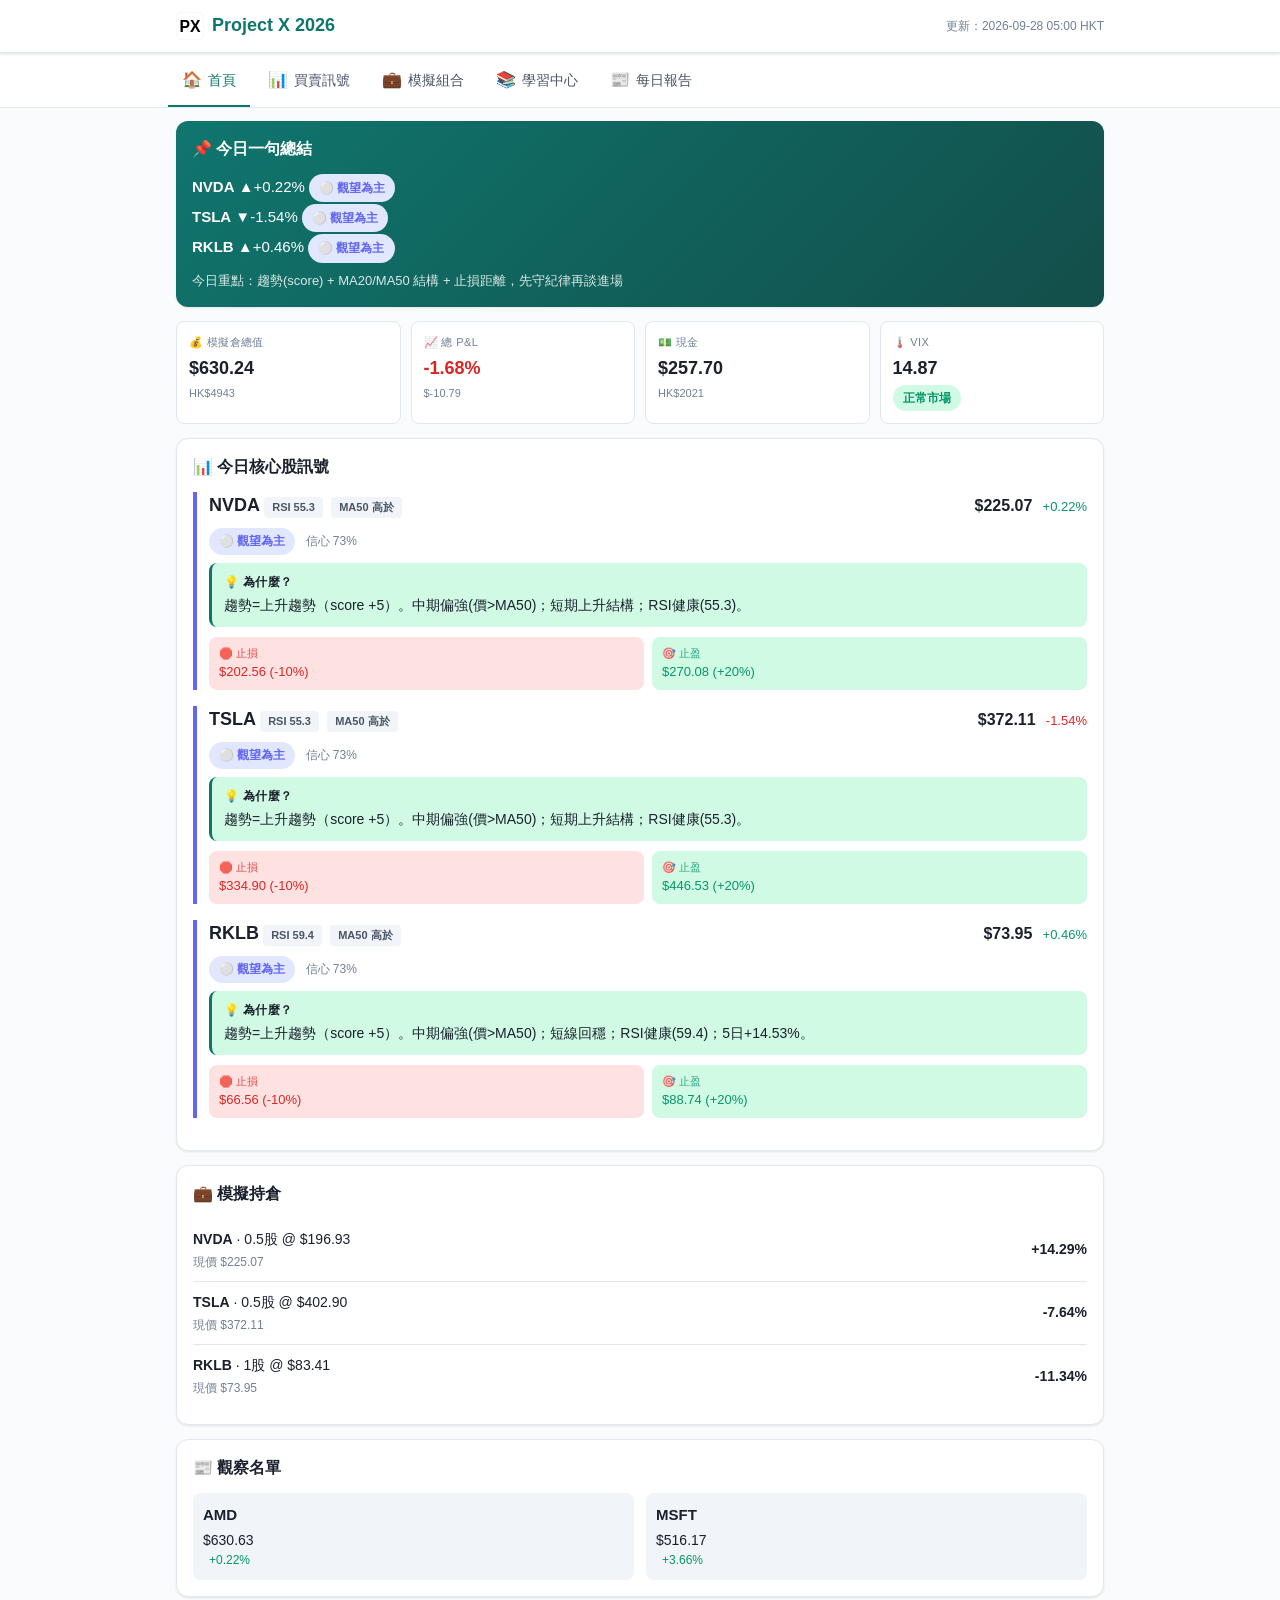
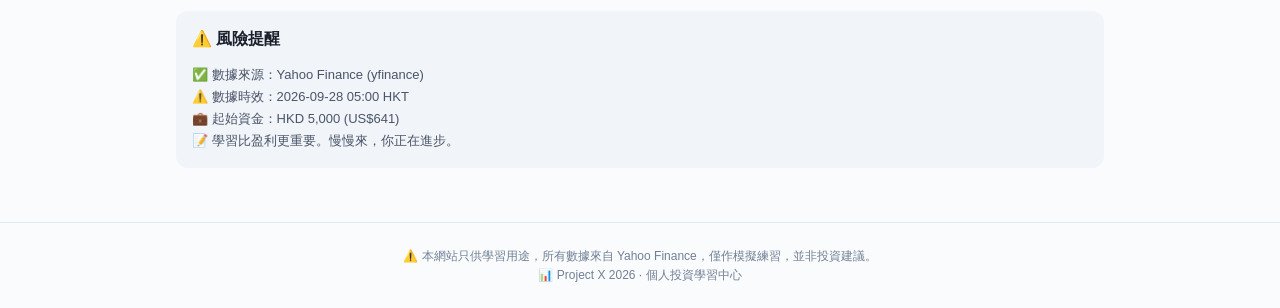
<file: index.html>
<!DOCTYPE html>
<html lang="zh-HK">
<head>
<meta charset="UTF-8">
<meta name="viewport" content="width=device-width, initial-scale=1.0">
<meta name="theme-color" content="#ffffff">
<meta name="viewport" content="width=device-width, initial-scale=1.0, viewport-fit=cover">

<link rel="icon" type="image/svg+xml" href="img/icon-32.svg">
<link rel="icon" type="image/png" sizes="32x32" href="img/icon-32.png">

<title>Project X 2026 - 個人投資中心</title>
<link rel="stylesheet" href="css/style.css">
</head>
<body>

<header>
  <div class="header-inner">
    <div class="logo">
      <svg style="width:28px;height:28px;display:block;flex-shrink:0" viewBox="0 0 32 32" xmlns="http://www.w3.org/2000/svg">
        <rect x="0" y="0" width="32" height="32" rx="7" ry="7" fill="#ffffff" stroke="#e2e8f0" stroke-width="0.5"/>
        <text x="16" y="16" text-anchor="middle" dominant-baseline="central" font-family="Arial Black, Arial, Helvetica, sans-serif" font-weight="900" font-size="18" fill="#000000">PX</text>
      </svg>
      <span>Project X 2026</span>
    </div>
    <div class="update-time" id="update-time">載入中…</div>
  </div>
</header>

<nav>
  <div class="nav-inner">
    <a href="index.html" class="nav-link"><span class="nav-icon">🏠</span>首頁</a>
    <a href="signals.html" class="nav-link"><span class="nav-icon">📊</span>買賣訊號</a>
    <a href="portfolio.html" class="nav-link"><span class="nav-icon">💼</span>模擬組合</a>
    <a href="learn.html" class="nav-link"><span class="nav-icon">📚</span>學習中心</a>
    <a href="reports.html" class="nav-link"><span class="nav-icon">📰</span>每日報告</a>
  </div>
</nav>

<main>
  <div id="content">
    <div class="loading">載入今日報告…</div>
  </div>
</main>

<footer>
  <p>⚠️ 本網站只供學習用途，所有數據來自 Yahoo Finance，僅作模擬練習，並非投資建議。</p>
  <p>📊 Project X 2026 · 個人投資學習中心</p>
</footer>

<script src="js/common.js"></script>
<script>
async function init() {
  const [daily, portfolio] = await Promise.all([
    loadJSON('daily_report.json'),
    loadJSON('portfolio.json')
  ]);

  if (!daily || !portfolio) {
    document.getElementById('content').innerHTML = `
      <div class="empty">
        <p>⚠️ 暫時未有今日數據</p>
        <p style="margin-top:8px;font-size:12px;">系統將於每個交易日 21:30 HKT 自動更新</p>
      </div>`;
    return;
  }

  setHeaderDate(daily.date);

  const regime = daily.regime || '正常市場';
  const regimeClass = regime.includes('防禦') ? 'sell' : regime.includes('謹慎') ? 'warn' : 'buy';
  const totalPnL = portfolio.total_pnl_pct || 0;
  const totalValue = portfolio.total_value_usd || 0;
  const totalPnLUSD = portfolio.total_pnl_usd || 0;
  const cash = portfolio.cash_usd || 0;
  const fx = daily.fx_usdhkd || 7.80;

  const oneLiners = daily.signals.map(s => {
    const cls = signalClass(s.signal);
    const arrow = s.change_pct > 0 ? '▲' : s.change_pct < 0 ? '▼' : '━';
    return `<div style="font-size:15px;line-height:1.7;margin:2px 0;color:#ffffff"><strong style="color:#ffffff">${s.ticker}</strong> ${arrow}${formatPct(s.change_pct)} <span class="signal signal-${cls}">${signalText(s.signal)}</span></div>`;
  }).join('');

  const posList = (portfolio.positions || []).map(p => {
    const pnl = p.pnl_pct || 0;
    const cls = pnl > 0 ? 'up' : pnl < 0 ? 'down' : '';
    return `<div class="position-row">
      <div>
        <strong>${p.ticker}</strong> · ${p.shares}股 @ ${formatUSD(p.entry_price)}
        <div class="position-detail">現價 ${formatUSD(p.current_price || p.entry_price)}</div>
      </div>
      <div class="${cls}" style="font-weight:600">${formatPct(pnl)}</div>
    </div>`;
  }).join('');

  document.getElementById('content').innerHTML = `
    <div class="card" style="background:linear-gradient(135deg,#0f766e 0%,#134e4a 100%);color:white;border:none">
      <h2 style="color:white">📌 今日一句總結</h2>
      <p style="font-size:16px;line-height:1.6;margin:0">${oneLiners}</p>
      <p style="font-size:13px;margin-top:8px;opacity:0.85">${daily.learning_focus || ''}</p>
    </div>

    <div class="stats">
      <div class="stat">
        <div class="stat-label">💰 模擬倉總值</div>
        <div class="stat-value">${formatUSD(totalValue)}</div>
        <div style="font-size:11px;color:var(--text-mute);margin-top:2px">${formatHKD(totalValue * fx)}</div>
      </div>
      <div class="stat">
        <div class="stat-label">📈 總 P&L</div>
        <div class="stat-value ${totalPnL >= 0 ? 'up' : 'down'}">${formatPct(totalPnL)}</div>
        <div style="font-size:11px;color:var(--text-mute);margin-top:2px">${formatUSD(totalPnLUSD)}</div>
      </div>
      <div class="stat">
        <div class="stat-label">💵 現金</div>
        <div class="stat-value">${formatUSD(cash)}</div>
        <div style="font-size:11px;color:var(--text-mute);margin-top:2px">${formatHKD(cash * fx)}</div>
      </div>
      <div class="stat">
        <div class="stat-label">🌡️ VIX</div>
        <div class="stat-value">${daily.vix || '—'}</div>
        <div style="font-size:11px;color:var(--text-mute);margin-top:2px">
          <span class="signal signal-${regimeClass}">${regime}</span>
        </div>
      </div>
    </div>

    <div class="card">
      <h2>📊 今日核心股訊號</h2>
      ${daily.signals.map(s => {
        const ind = s.indicators || {};
        const cls = signalClass(s.signal);
        const changeCls = s.change_pct > 0 ? 'up' : s.change_pct < 0 ? 'down' : '';
        return `
          <div class="stock-card ${cls}">
            <div class="stock-header">
              <div>
                <span class="stock-ticker">${s.ticker}</span>
                <span class="badge">RSI ${ind.rsi14 || '—'}</span>
                <span class="badge">MA50 ${ind.trend || '—'}</span>
              </div>
              <div>
                <span class="stock-price">${formatUSD(s.price)}</span>
                <span class="stock-change ${changeCls}">${formatPct(s.change_pct)}</span>
              </div>
            </div>
            <div>
              <span class="signal signal-${cls}">${signalText(s.signal)}</span>
              <span style="font-size:12px;color:var(--text-mute);margin-left:6px">信心 ${s.confidence}%</span>
            </div>
            <div class="reason-block">
              <h4>💡 為什麼？</h4>
              ${escapeHTML(s.reason)}
            </div>
            <div class="price-target">
              <div class="target target-sl">
                <div class="target-label">🛑 止損</div>
                <div>${formatUSD(s.stop_loss_suggested)} (-10%)</div>
              </div>
              <div class="target target-tp">
                <div class="target-label">🎯 止盈</div>
                <div>${formatUSD(s.take_profit_suggested)} (+20%)</div>
              </div>
            </div>
          </div>
        `;
      }).join('')}
    </div>

    <div class="card">
      <h2>💼 模擬持倉</h2>
      ${posList || '<div class="empty">未有持倉</div>'}
    </div>

    <div class="card">
      <h2>📰 觀察名單</h2>
      <div style="display:flex;gap:12px;flex-wrap:wrap">
        ${(daily.secondary || []).map(s => `
          <div style="flex:1;min-width:140px;padding:10px;background:var(--bg-soft);border-radius:8px">
            <div style="font-weight:600">${s.ticker}</div>
            <div style="font-size:14px;margin-top:4px">${formatUSD(s.price)}</div>
            <div class="stock-change ${s.change_pct > 0 ? 'up' : 'down'}" style="font-size:12px">${formatPct(s.change_pct)}</div>
          </div>
        `).join('')}
      </div>
    </div>

    <div class="card card-soft">
      <h2>⚠️ 風險提醒</h2>
      <p style="font-size:13px;color:var(--text-soft);line-height:1.7">
        ✅ 數據來源：Yahoo Finance (yfinance)<br>
        ⚠️ 數據時效：${daily.date}<br>
        💼 起始資金：HKD 5,000 (US$641)<br>
        📝 學習比盈利更重要。慢慢來，你正在進步。
      </p>
    </div>
  `;
}

init();
</script>

</body>
</html>
</file>
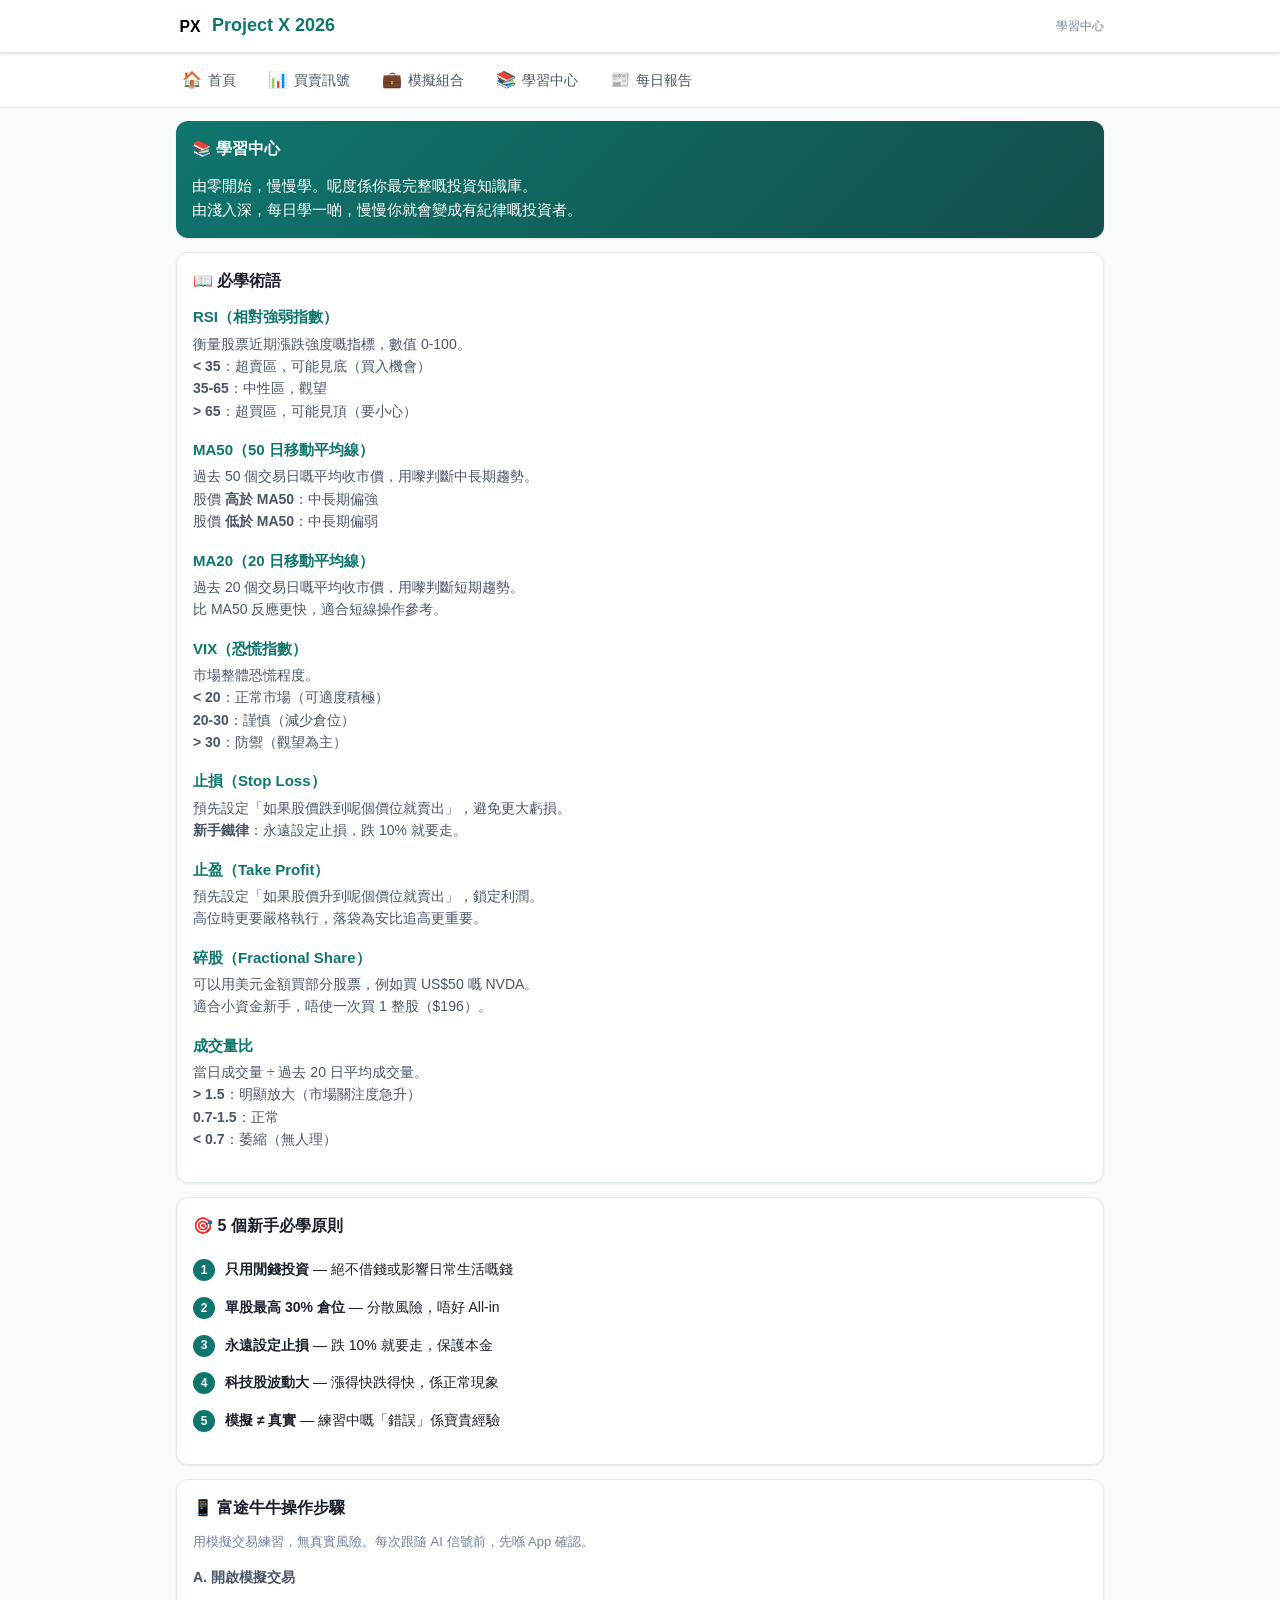
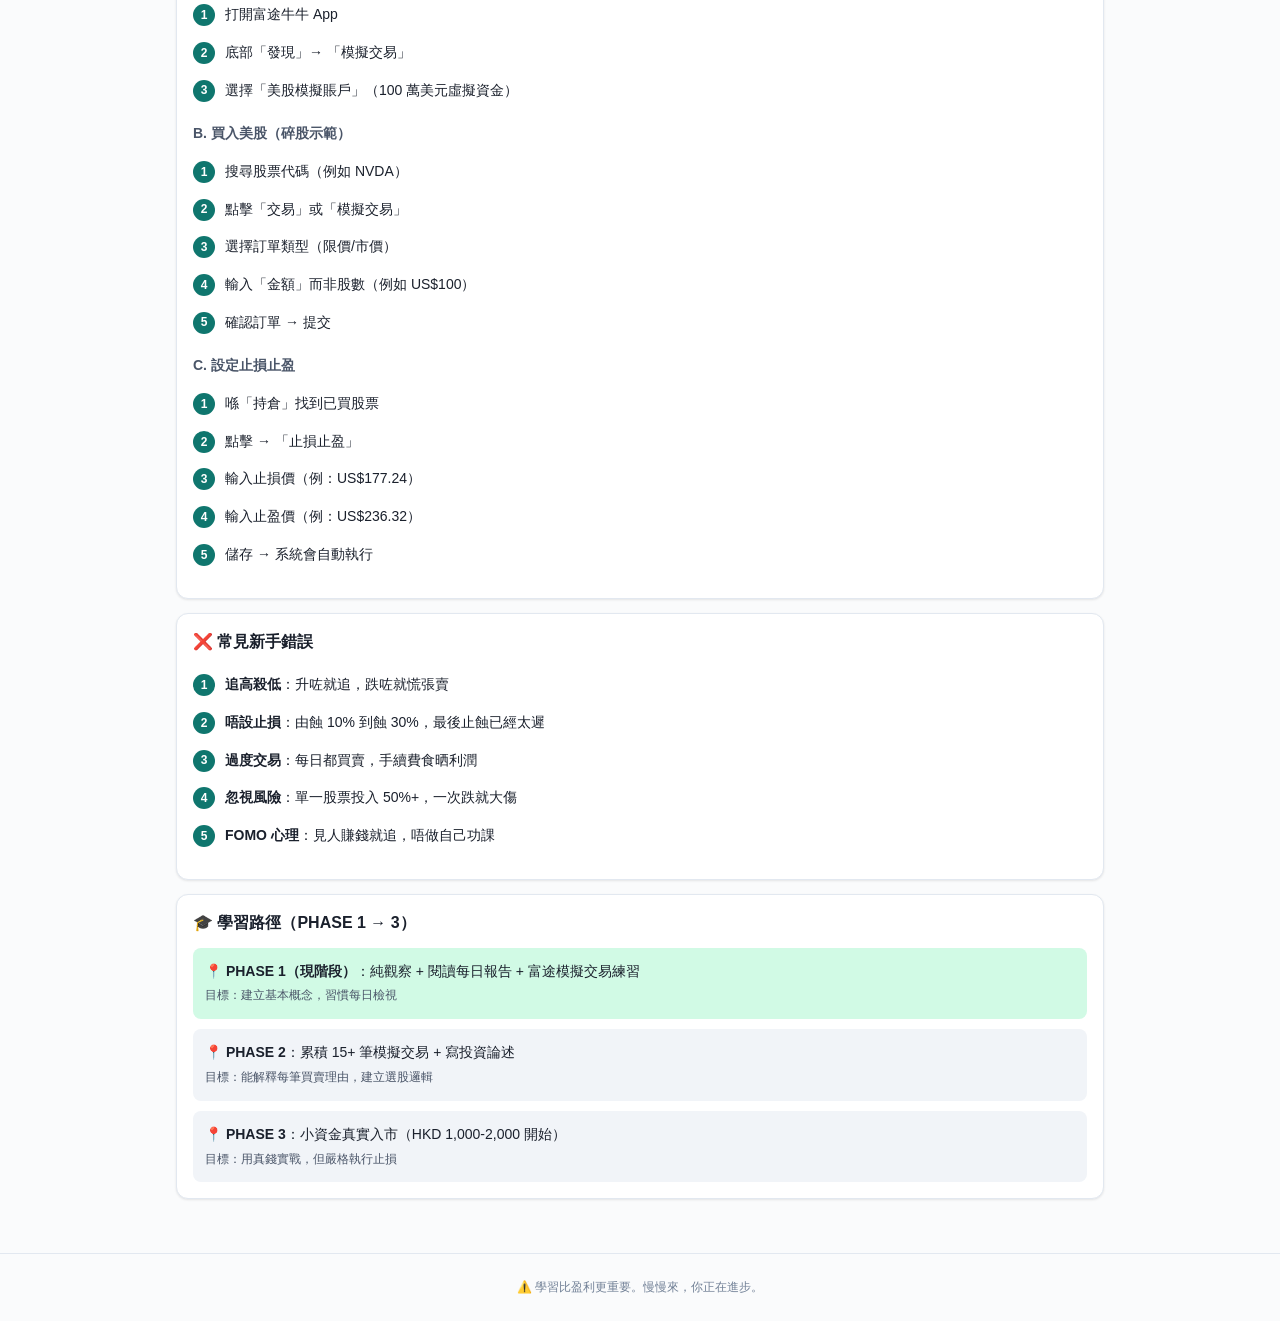
<file: learn.html>
<!DOCTYPE html>
<html lang="zh-HK">
<head>
<meta charset="UTF-8">
<meta name="viewport" content="width=device-width, initial-scale=1.0">
<meta name="theme-color" content="#0f766e">
<title>學習中心 - Project X 2026</title>
<link rel="stylesheet" href="css/style.css">
</head>
<body>

<header>
  <div class="header-inner">
    <div class="logo">
      <svg style="width:28px;height:28px;display:block;flex-shrink:0" viewBox="0 0 32 32" xmlns="http://www.w3.org/2000/svg">
        <rect x="0" y="0" width="32" height="32" rx="7" ry="7" fill="#ffffff" stroke="#e2e8f0" stroke-width="0.5"/>
        <text x="16" y="16" text-anchor="middle" dominant-baseline="central" font-family="Arial Black, Arial, Helvetica, sans-serif" font-weight="900" font-size="18" fill="#000000">PX</text>
      </svg>
      <span>Project X 2026</span>
    </div>
    <div class="update-time" id="update-time">學習中心</div>
  </div>
</header>

<nav>
  <div class="nav-inner">
    <a href="index.html" class="nav-link"><span class="nav-icon">🏠</span>首頁</a>
    <a href="signals.html" class="nav-link"><span class="nav-icon">📊</span>買賣訊號</a>
    <a href="portfolio.html" class="nav-link"><span class="nav-icon">💼</span>模擬組合</a>
    <a href="learn.html" class="nav-link"><span class="nav-icon">📚</span>學習中心</a>
    <a href="reports.html" class="nav-link"><span class="nav-icon">📰</span>每日報告</a>
  </div>
</nav>

<main>

<div class="card" style="background:linear-gradient(135deg,#0f766e 0%,#134e4a 100%);color:white;border:none">
  <h2 style="color:white">📚 學習中心</h2>
  <p style="font-size:15px;line-height:1.6">
    由零開始，慢慢學。呢度係你最完整嘅投資知識庫。<br>
    由淺入深，每日學一啲，慢慢你就會變成有紀律嘅投資者。
  </p>
</div>

<div class="card">
  <h2>📖 必學術語</h2>

  <div class="glossary-item">
    <div class="glossary-term">RSI（相對強弱指數）</div>
    <div class="glossary-def">
      衡量股票近期漲跌強度嘅指標，數值 0-100。<br>
      <strong>&lt; 35</strong>：超賣區，可能見底（買入機會）<br>
      <strong>35-65</strong>：中性區，觀望<br>
      <strong>&gt; 65</strong>：超買區，可能見頂（要小心）
    </div>
  </div>

  <div class="glossary-item">
    <div class="glossary-term">MA50（50 日移動平均線）</div>
    <div class="glossary-def">
      過去 50 個交易日嘅平均收市價，用嚟判斷中長期趨勢。<br>
      股價 <strong>高於 MA50</strong>：中長期偏強<br>
      股價 <strong>低於 MA50</strong>：中長期偏弱
    </div>
  </div>

  <div class="glossary-item">
    <div class="glossary-term">MA20（20 日移動平均線）</div>
    <div class="glossary-def">
      過去 20 個交易日嘅平均收市價，用嚟判斷短期趨勢。<br>
      比 MA50 反應更快，適合短線操作參考。
    </div>
  </div>

  <div class="glossary-item">
    <div class="glossary-term">VIX（恐慌指數）</div>
    <div class="glossary-def">
      市場整體恐慌程度。<br>
      <strong>&lt; 20</strong>：正常市場（可適度積極）<br>
      <strong>20-30</strong>：謹慎（減少倉位）<br>
      <strong>&gt; 30</strong>：防禦（觀望為主）
    </div>
  </div>

  <div class="glossary-item">
    <div class="glossary-term">止損（Stop Loss）</div>
    <div class="glossary-def">
      預先設定「如果股價跌到呢個價位就賣出」，避免更大虧損。<br>
      <strong>新手鐵律</strong>：永遠設定止損，跌 10% 就要走。
    </div>
  </div>

  <div class="glossary-item">
    <div class="glossary-term">止盈（Take Profit）</div>
    <div class="glossary-def">
      預先設定「如果股價升到呢個價位就賣出」，鎖定利潤。<br>
      高位時更要嚴格執行，落袋為安比追高更重要。
    </div>
  </div>

  <div class="glossary-item">
    <div class="glossary-term">碎股（Fractional Share）</div>
    <div class="glossary-def">
      可以用美元金額買部分股票，例如買 US$50 嘅 NVDA。<br>
      適合小資金新手，唔使一次買 1 整股（$196）。
    </div>
  </div>

  <div class="glossary-item">
    <div class="glossary-term">成交量比</div>
    <div class="glossary-def">
      當日成交量 ÷ 過去 20 日平均成交量。<br>
      <strong>&gt; 1.5</strong>：明顯放大（市場關注度急升）<br>
      <strong>0.7-1.5</strong>：正常<br>
      <strong>&lt; 0.7</strong>：萎縮（無人理）
    </div>
  </div>
</div>

<div class="card">
  <h2>🎯 5 個新手必學原則</h2>
  <ol class="steps">
    <li><strong>只用閒錢投資</strong> — 絕不借錢或影響日常生活嘅錢</li>
    <li><strong>單股最高 30% 倉位</strong> — 分散風險，唔好 All-in</li>
    <li><strong>永遠設定止損</strong> — 跌 10% 就要走，保護本金</li>
    <li><strong>科技股波動大</strong> — 漲得快跌得快，係正常現象</li>
    <li><strong>模擬 ≠ 真實</strong> — 練習中嘅「錯誤」係寶貴經驗</li>
  </ol>
</div>

<div class="card">
  <h2>📱 富途牛牛操作步驟</h2>
  <p style="font-size:13px;color:var(--text-mute);margin-bottom:12px">
    用模擬交易練習，無真實風險。每次跟隨 AI 信號前，先喺 App 確認。
  </p>

  <h3 style="margin-top:14px">A. 開啟模擬交易</h3>
  <ol class="steps">
    <li>打開富途牛牛 App</li>
    <li>底部「發現」→ 「模擬交易」</li>
    <li>選擇「美股模擬賬戶」（100 萬美元虛擬資金）</li>
  </ol>

  <h3 style="margin-top:14px">B. 買入美股（碎股示範）</h3>
  <ol class="steps">
    <li>搜尋股票代碼（例如 NVDA）</li>
    <li>點擊「交易」或「模擬交易」</li>
    <li>選擇訂單類型（限價/市價）</li>
    <li>輸入「金額」而非股數（例如 US$100）</li>
    <li>確認訂單 → 提交</li>
  </ol>

  <h3 style="margin-top:14px">C. 設定止損止盈</h3>
  <ol class="steps">
    <li>喺「持倉」找到已買股票</li>
    <li>點擊 → 「止損止盈」</li>
    <li>輸入止損價（例：US$177.24）</li>
    <li>輸入止盈價（例：US$236.32）</li>
    <li>儲存 → 系統會自動執行</li>
  </ol>
</div>

<div class="card">
  <h2>❌ 常見新手錯誤</h2>
  <ol class="steps">
    <li><strong>追高殺低</strong>：升咗就追，跌咗就慌張賣</li>
    <li><strong>唔設止損</strong>：由蝕 10% 到蝕 30%，最後止蝕已經太遲</li>
    <li><strong>過度交易</strong>：每日都買賣，手續費食晒利潤</li>
    <li><strong>忽視風險</strong>：單一股票投入 50%+，一次跌就大傷</li>
    <li><strong>FOMO 心理</strong>：見人賺錢就追，唔做自己功課</li>
  </ol>
</div>

<div class="card">
  <h2>🎓 學習路徑（PHASE 1 → 3）</h2>
  <div style="font-size:14px;line-height:1.7">
    <div style="padding:12px;background:var(--accent-soft);border-radius:8px;margin-bottom:10px">
      <strong>📍 PHASE 1（現階段）</strong>：純觀察 + 閱讀每日報告 + 富途模擬交易練習<br>
      <span style="font-size:12px;color:var(--text-soft)">目標：建立基本概念，習慣每日檢視</span>
    </div>
    <div style="padding:12px;background:var(--bg-soft);border-radius:8px;margin-bottom:10px">
      <strong>📍 PHASE 2</strong>：累積 15+ 筆模擬交易 + 寫投資論述<br>
      <span style="font-size:12px;color:var(--text-soft)">目標：能解釋每筆買賣理由，建立選股邏輯</span>
    </div>
    <div style="padding:12px;background:var(--bg-soft);border-radius:8px">
      <strong>📍 PHASE 3</strong>：小資金真實入市（HKD 1,000-2,000 開始）<br>
      <span style="font-size:12px;color:var(--text-soft)">目標：用真錢實戰，但嚴格執行止損</span>
    </div>
  </div>
</div>

</main>

<footer>
  <p>⚠️ 學習比盈利更重要。慢慢來，你正在進步。</p>
</footer>

</body>
</html>
</file>
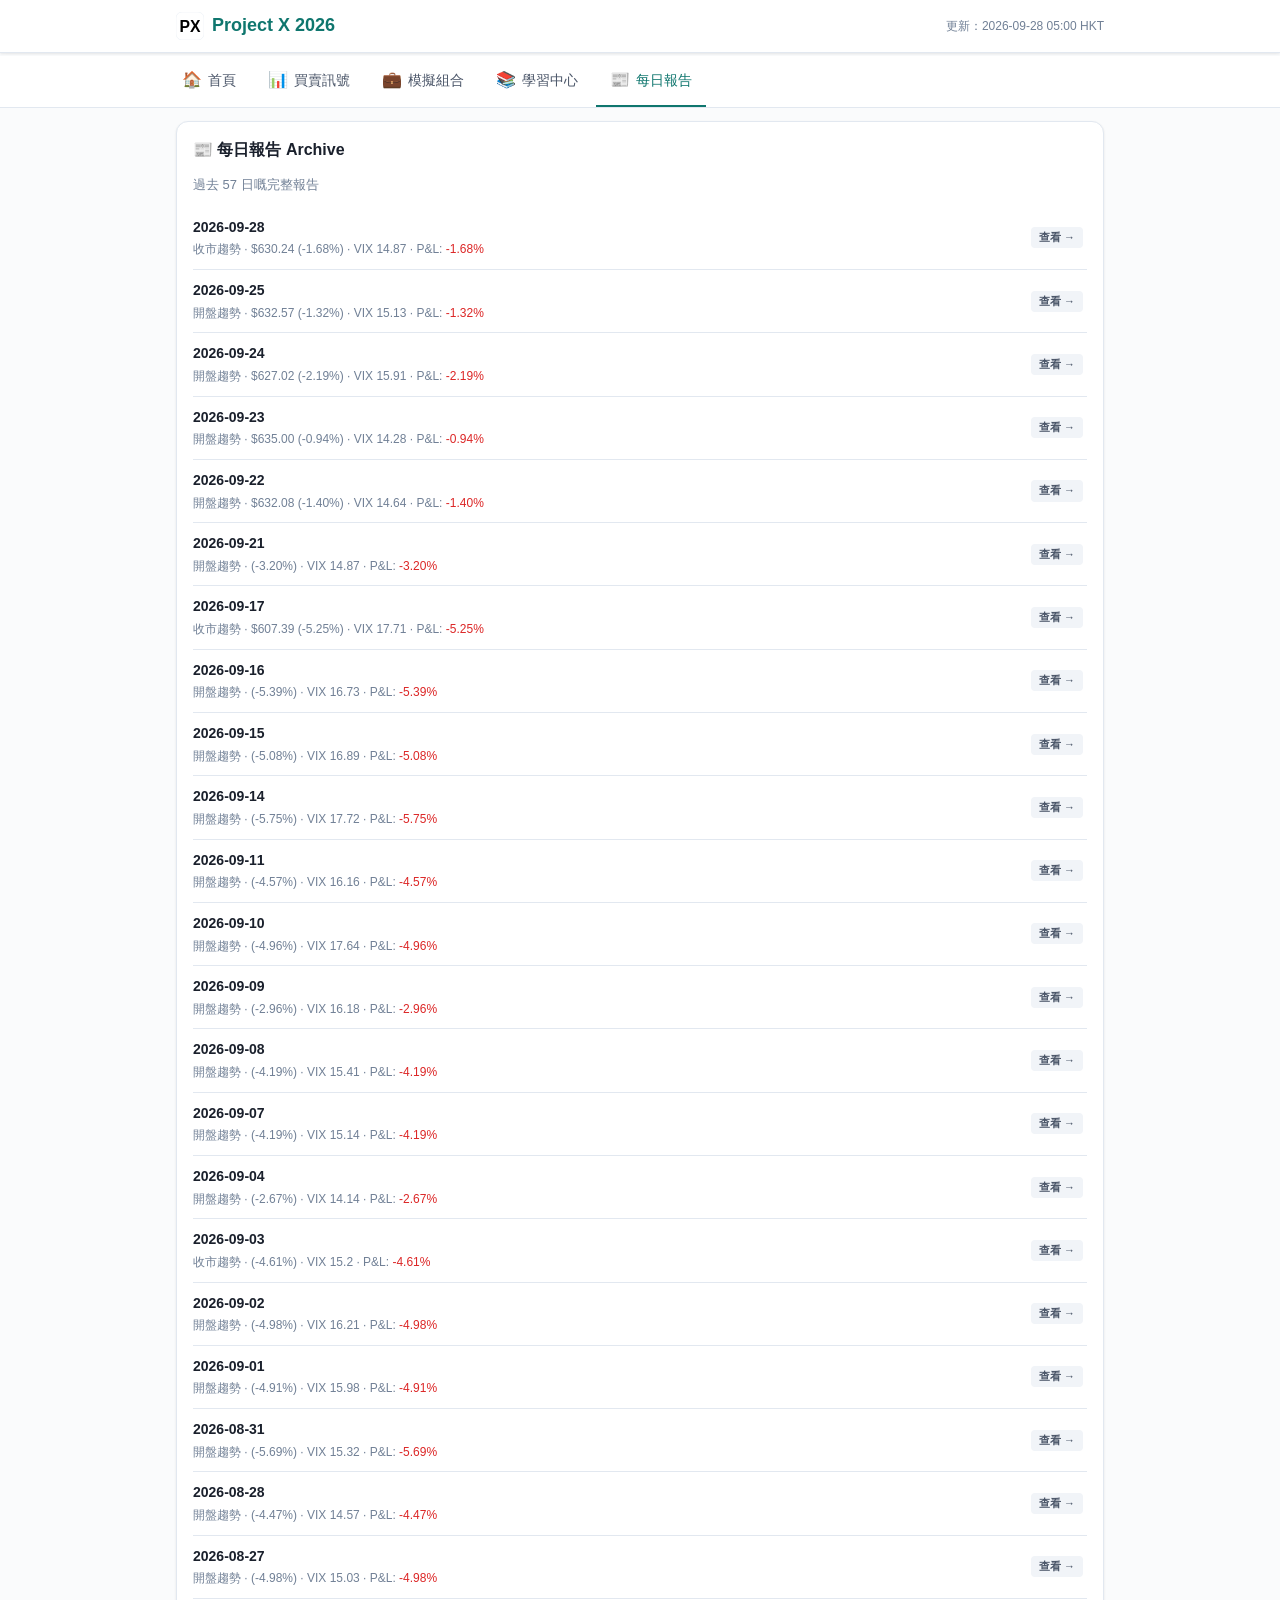
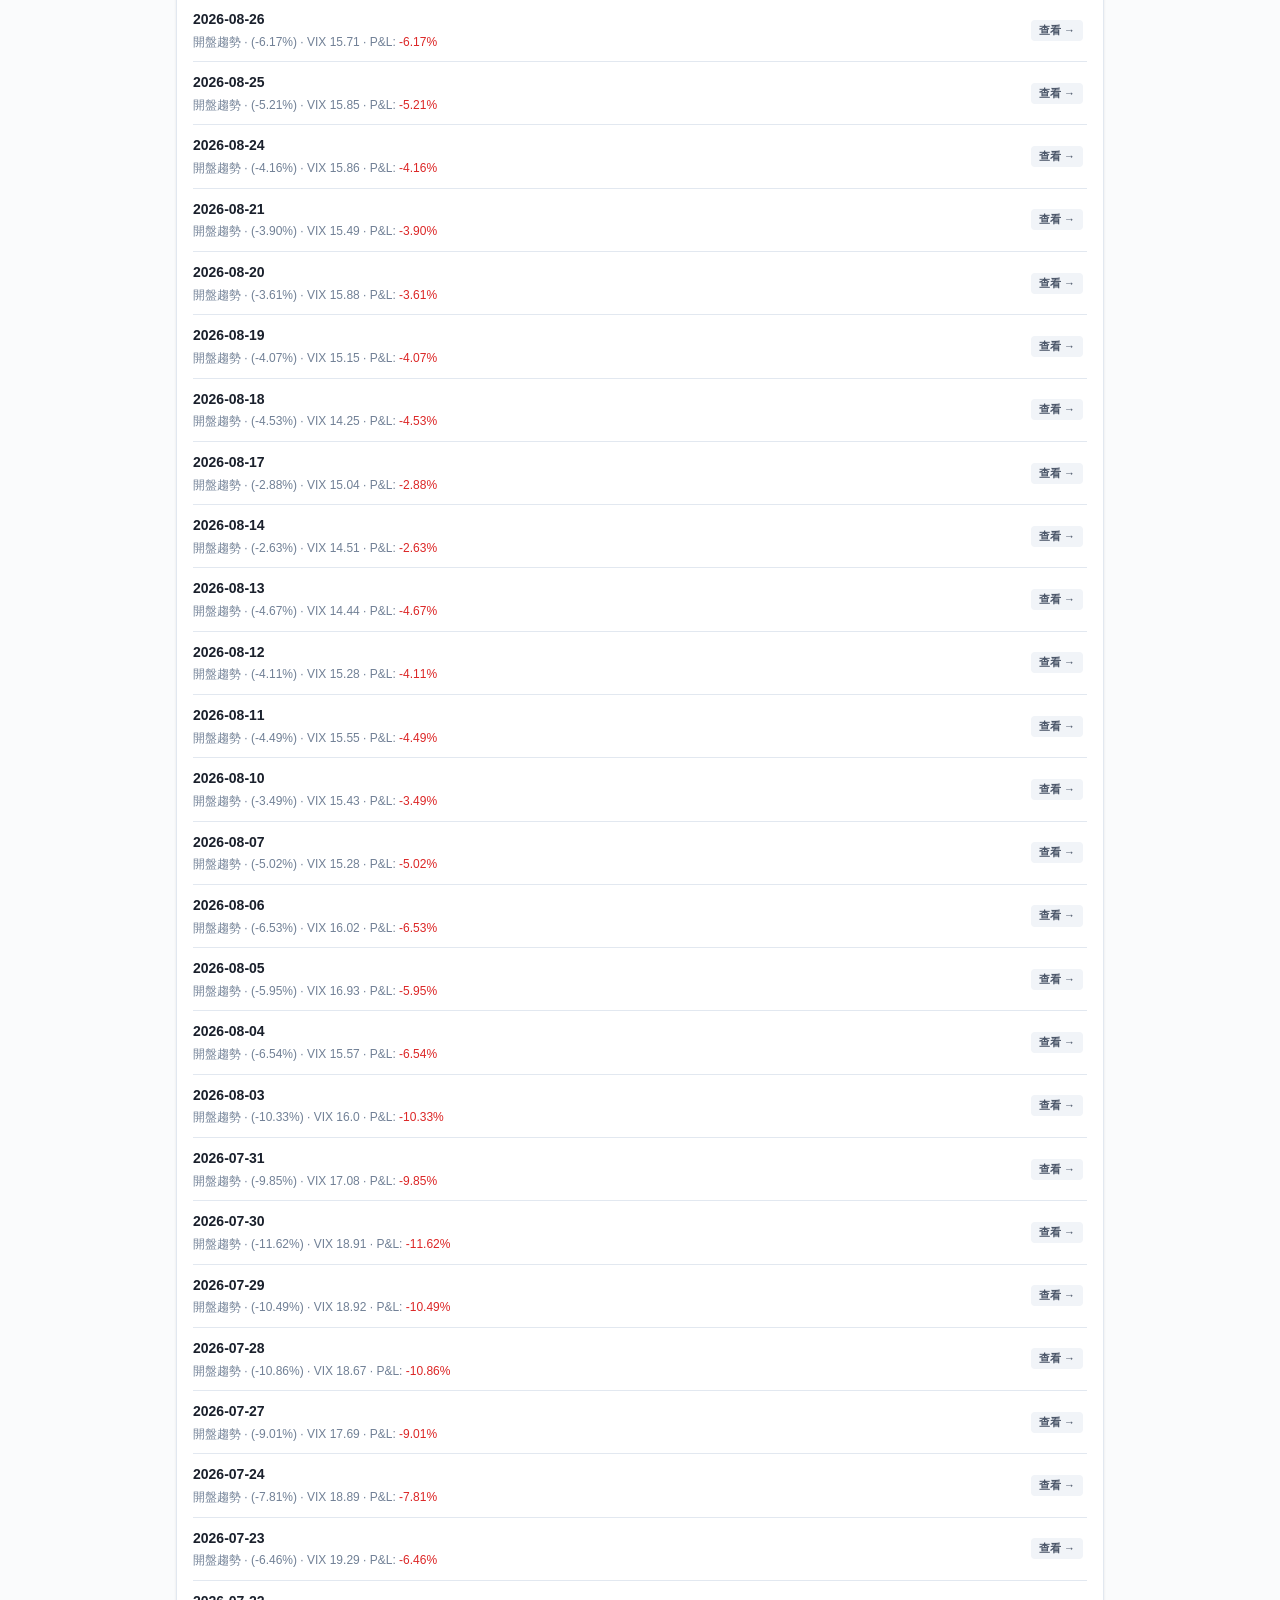
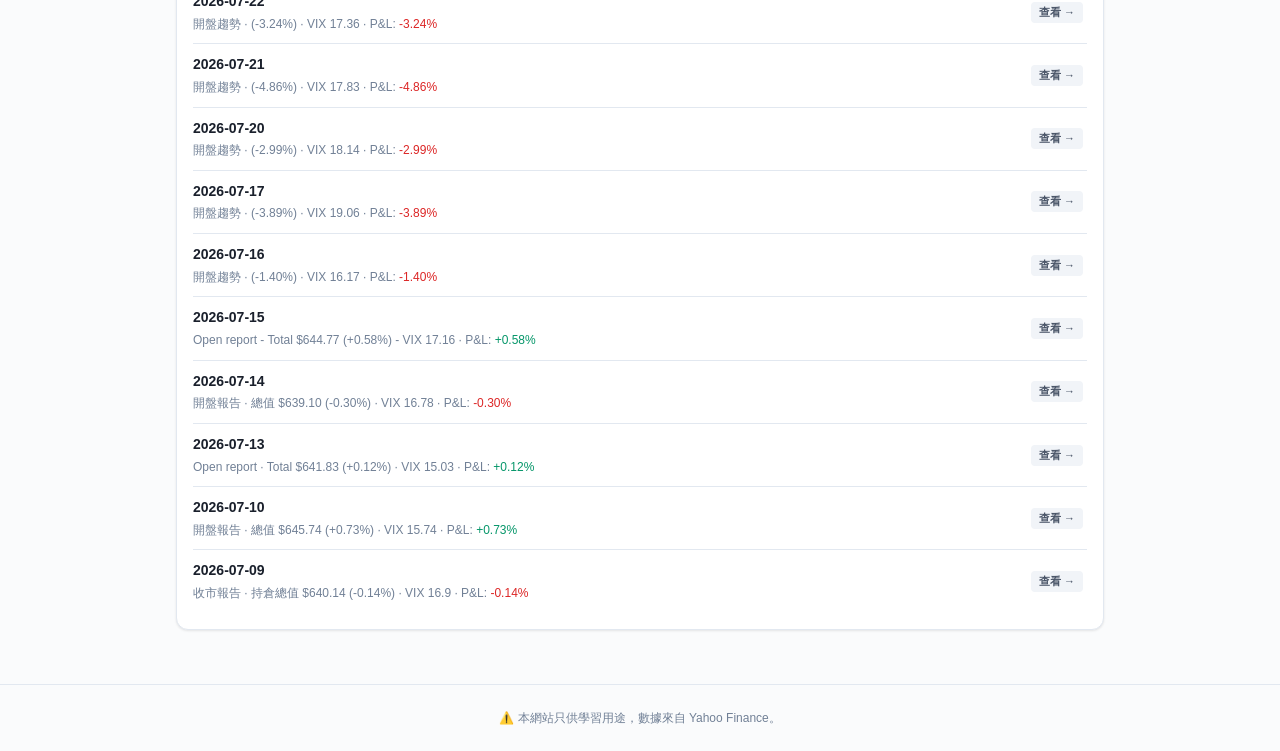
<file: reports.html>
<!DOCTYPE html>
<html lang="zh-HK">
<head>
<meta charset="UTF-8">
<meta name="viewport" content="width=device-width, initial-scale=1.0">
<meta name="theme-color" content="#0f766e">
<title>每日報告 - Project X 2026</title>
<link rel="stylesheet" href="css/style.css">
</head>
<body>

<header>
  <div class="header-inner">
    <div class="logo">
      <svg style="width:28px;height:28px;display:block;flex-shrink:0" viewBox="0 0 32 32" xmlns="http://www.w3.org/2000/svg">
        <rect x="0" y="0" width="32" height="32" rx="7" ry="7" fill="#ffffff" stroke="#e2e8f0" stroke-width="0.5"/>
        <text x="16" y="16" text-anchor="middle" dominant-baseline="central" font-family="Arial Black, Arial, Helvetica, sans-serif" font-weight="900" font-size="18" fill="#000000">PX</text>
      </svg>
      <span>Project X 2026</span>
    </div>
    <div class="update-time" id="update-time">每日報告</div>
  </div>
</header>

<nav>
  <div class="nav-inner">
    <a href="index.html" class="nav-link"><span class="nav-icon">🏠</span>首頁</a>
    <a href="signals.html" class="nav-link"><span class="nav-icon">📊</span>買賣訊號</a>
    <a href="portfolio.html" class="nav-link"><span class="nav-icon">💼</span>模擬組合</a>
    <a href="learn.html" class="nav-link"><span class="nav-icon">📚</span>學習中心</a>
    <a href="reports.html" class="nav-link"><span class="nav-icon">📰</span>每日報告</a>
  </div>
</nav>

<main>
  <div id="content">
    <div class="loading">載入報告…</div>
  </div>
</main>

<footer>
  <p>⚠️ 本網站只供學習用途，數據來自 Yahoo Finance。</p>
</footer>

<script src="js/common.js"></script>
<script>
async function init() {
  const index = await loadJSON('reports_index.json');

  if (!index || !index.reports || index.reports.length === 0) {
    document.getElementById('content').innerHTML = `
      <div class="card">
        <h2>📰 每日報告 Archive</h2>
        <div class="empty">
          <p>📝 暫未有歷史報告</p>
          <p style="font-size:12px;margin-top:8px">每日 21:30 HKT 自動生成新報告</p>
        </div>
      </div>
    `;
    return;
  }

  const daily = await loadJSON('daily_report.json');
  if (daily) setHeaderDate(daily.date);

  const list = index.reports.slice().reverse().map(r => `
    <div class="position-row">
      <div>
        <strong>${r.date}</strong>
        <div class="position-detail">
          ${r.summary || ''}
          ${r.pnl != null ? `· P&L: <span style="color:${r.pnl >= 0 ? 'var(--buy)' : 'var(--sell)'}">${formatPct(r.pnl)}</span>` : ''}
        </div>
      </div>
      <a href="data/${r.file}" class="badge" style="cursor:pointer">查看 →</a>
    </div>
  `).join('');

  document.getElementById('content').innerHTML = `
    <div class="card">
      <h2>📰 每日報告 Archive</h2>
      <p style="font-size:13px;color:var(--text-mute);margin-bottom:12px">
        過去 ${index.reports.length} 日嘅完整報告
      </p>
      ${list}
    </div>
  `;
}

init();
</script>

</body>
</html>
</file>
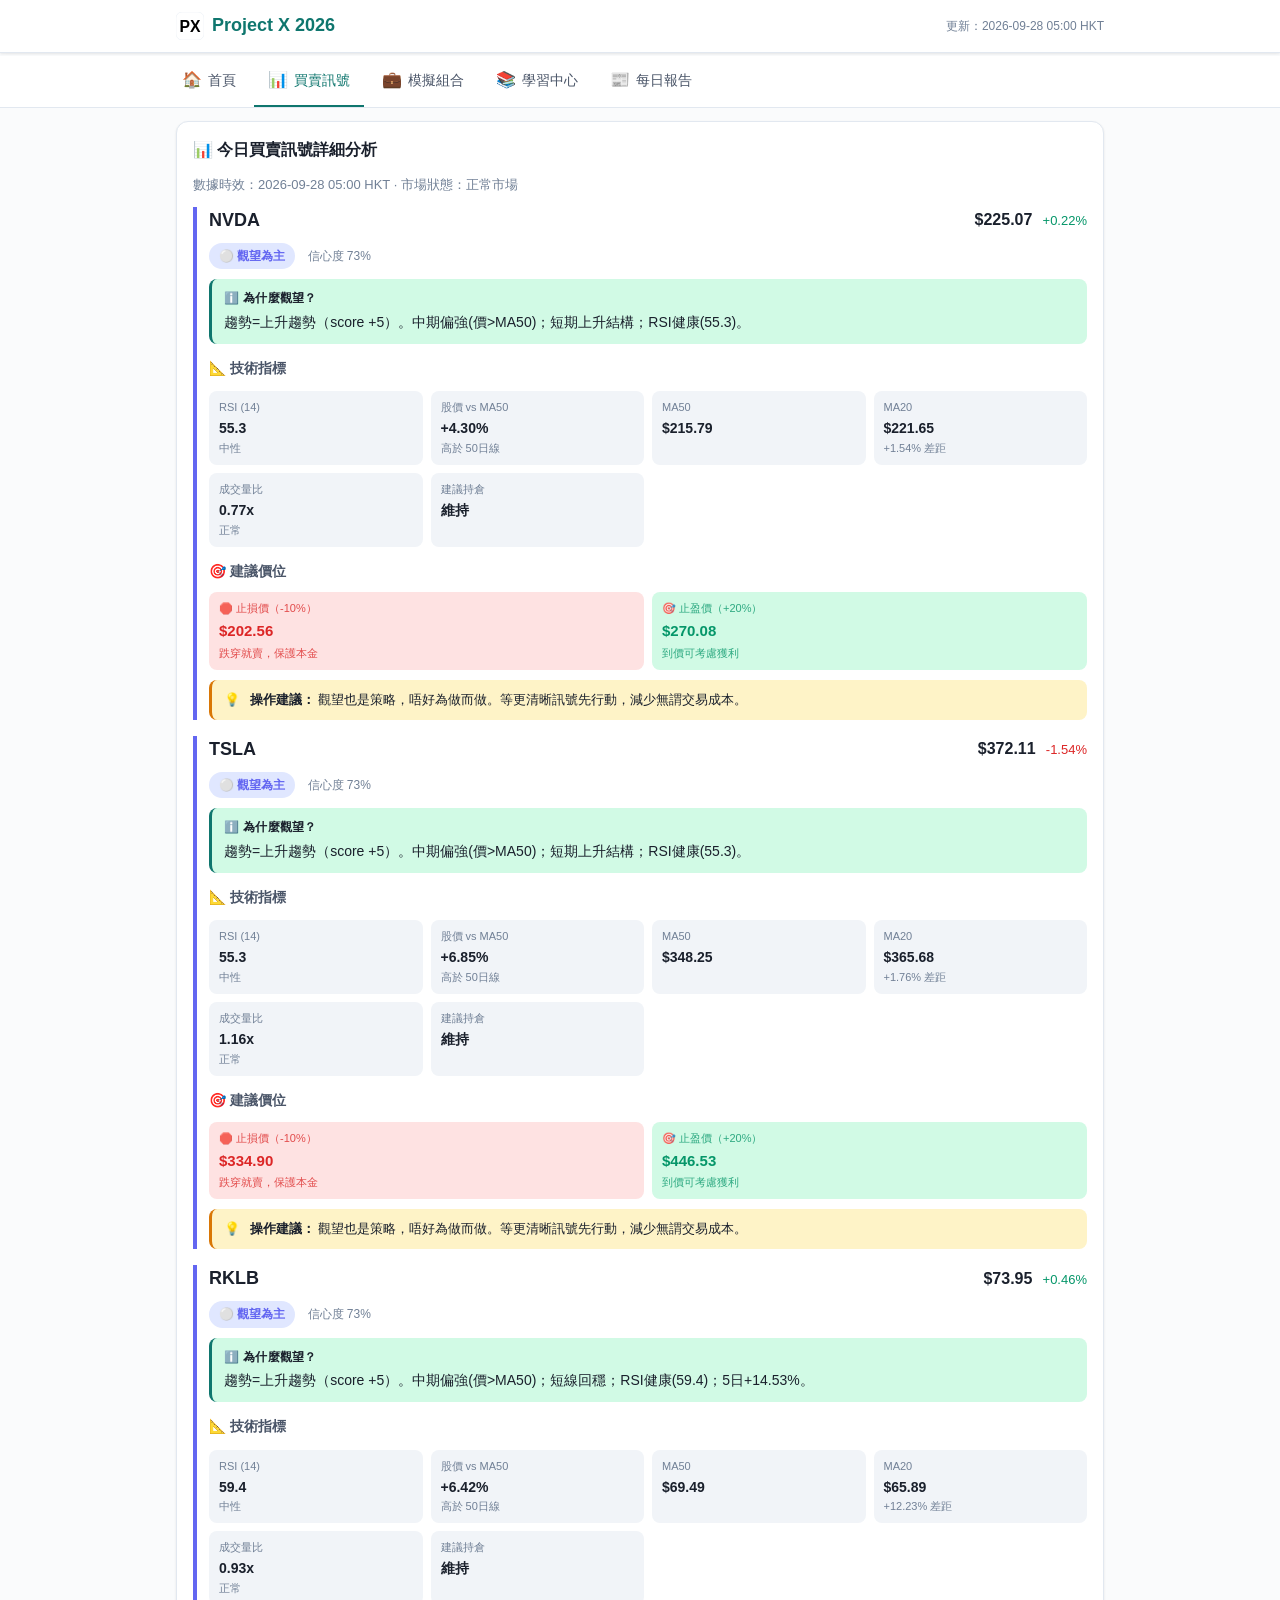
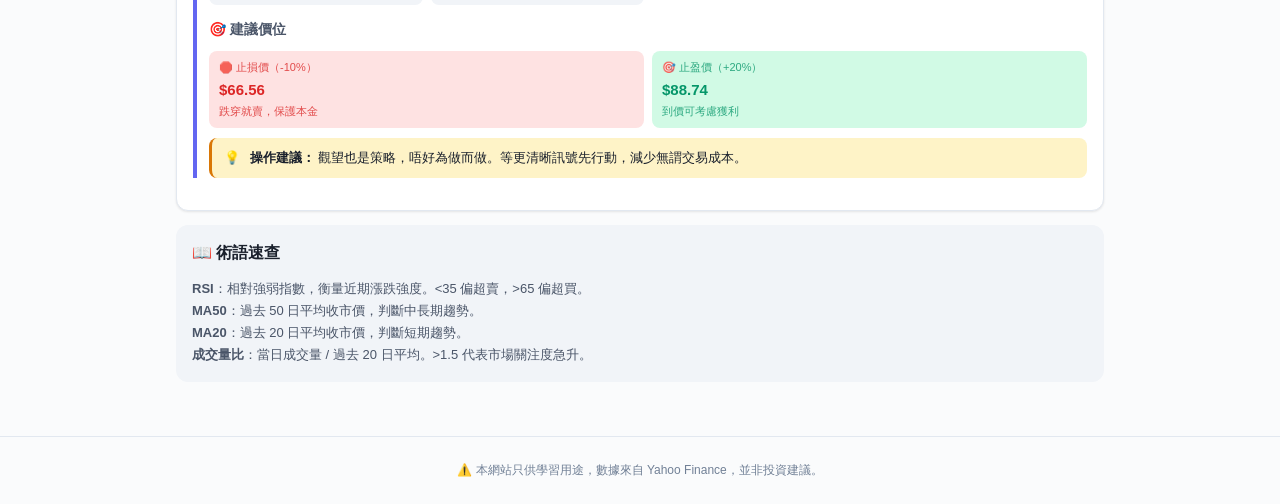
<file: signals.html>
<!DOCTYPE html>
<html lang="zh-HK">
<head>
<meta charset="UTF-8">
<meta name="viewport" content="width=device-width, initial-scale=1.0">
<meta name="theme-color" content="#0f766e">
<title>買賣訊號 - Project X 2026</title>
<link rel="stylesheet" href="css/style.css">
</head>
<body>

<header>
  <div class="header-inner">
    <div class="logo">
      <svg style="width:28px;height:28px;display:block;flex-shrink:0" viewBox="0 0 32 32" xmlns="http://www.w3.org/2000/svg">
        <rect x="0" y="0" width="32" height="32" rx="7" ry="7" fill="#ffffff" stroke="#e2e8f0" stroke-width="0.5"/>
        <text x="16" y="16" text-anchor="middle" dominant-baseline="central" font-family="Arial Black, Arial, Helvetica, sans-serif" font-weight="900" font-size="18" fill="#000000">PX</text>
      </svg>
      <span>Project X 2026</span>
    </div>
    <div class="update-time" id="update-time">載入中…</div>
  </div>
</header>

<nav>
  <div class="nav-inner">
    <a href="index.html" class="nav-link"><span class="nav-icon">🏠</span>首頁</a>
    <a href="signals.html" class="nav-link"><span class="nav-icon">📊</span>買賣訊號</a>
    <a href="portfolio.html" class="nav-link"><span class="nav-icon">💼</span>模擬組合</a>
    <a href="learn.html" class="nav-link"><span class="nav-icon">📚</span>學習中心</a>
    <a href="reports.html" class="nav-link"><span class="nav-icon">📰</span>每日報告</a>
  </div>
</nav>

<main>
  <div id="content">
    <div class="loading">載入買賣訊號…</div>
  </div>
</main>

<footer>
  <p>⚠️ 本網站只供學習用途，數據來自 Yahoo Finance，並非投資建議。</p>
</footer>

<script src="js/common.js"></script>
<script>
async function init() {
  const daily = await loadJSON('daily_report.json');
  if (!daily) {
    document.getElementById('content').innerHTML = '<div class="empty">⚠️ 數據載入失敗</div>';
    return;
  }

  setHeaderDate(daily.date);

  document.getElementById('content').innerHTML = `
    <div class="card">
      <h2>📊 今日買賣訊號詳細分析</h2>
      <p style="font-size:13px;color:var(--text-mute);margin-bottom:12px">
        數據時效：${daily.date} · 市場狀態：${daily.regime}
      </p>

      ${daily.signals.map(s => {
        const ind = s.indicators || {};
        const cls = signalClass(s.signal);
        const changeCls = s.change_pct > 0 ? 'up' : 'down';
        const whyBuy = s.signal.includes('買入');
        const whySell = s.signal.includes('小心') || s.signal.includes('賣');

        return `
          <div class="stock-card ${cls}">
            <div class="stock-header">
              <div>
                <span class="stock-ticker">${s.ticker}</span>
              </div>
              <div>
                <span class="stock-price">${formatUSD(s.price)}</span>
                <span class="stock-change ${changeCls}">${formatPct(s.change_pct)}</span>
              </div>
            </div>

            <div style="margin-bottom:10px">
              <span class="signal signal-${cls}">${signalText(s.signal)}</span>
              <span style="font-size:12px;color:var(--text-mute);margin-left:8px">信心度 ${s.confidence}%</span>
            </div>

            <div class="reason-block why-${whyBuy ? 'buy' : whySell ? 'sell' : ''}">
              <h4>${whyBuy ? '✅ 為什麼買？' : whySell ? '⚠️ 為什麼要小心？' : 'ℹ️ 為什麼觀望？'}</h4>
              ${escapeHTML(s.reason)}
            </div>

            <h3 style="margin-top:14px">📐 技術指標</h3>
            <div class="indicators">
              <div class="indicator">
                <div class="indicator-label">RSI (14)</div>
                <div class="indicator-value">${ind.rsi14 || '—'}</div>
                <div style="font-size:11px;color:var(--text-mute)">${rsiZone(ind.rsi14)}</div>
              </div>
              <div class="indicator">
                <div class="indicator-label">股價 vs MA50</div>
                <div class="indicator-value">${formatPct(ind.price_vs_ma50_pct)}</div>
                <div style="font-size:11px;color:var(--text-mute)">${ind.trend || '—'} 50日線</div>
              </div>
              <div class="indicator">
                <div class="indicator-label">MA50</div>
                <div class="indicator-value">${formatUSD(ind.ma50)}</div>
              </div>
              <div class="indicator">
                <div class="indicator-label">MA20</div>
                <div class="indicator-value">${formatUSD(ind.ma20)}</div>
                <div style="font-size:11px;color:var(--text-mute)">${formatPct(ind.price_vs_ma20_pct)} 差距</div>
              </div>
              <div class="indicator">
                <div class="indicator-label">成交量比</div>
                <div class="indicator-value">${ind.volume_ratio || '—'}x</div>
                <div style="font-size:11px;color:var(--text-mute)">${
                  ind.volume_ratio > 1.5 ? '明顯放大' : ind.volume_ratio < 0.7 ? '萎縮' : '正常'
                }</div>
              </div>
              <div class="indicator">
                <div class="indicator-label">建議持倉</div>
                <div class="indicator-value">${
                  s.signal.includes('買入') ? '0.5-1 注' :
                  s.signal.includes('小心') ? '減倉' : '維持'
                }</div>
              </div>
            </div>

            <h3 style="margin-top:14px">🎯 建議價位</h3>
            <div class="price-target">
              <div class="target target-sl">
                <div class="target-label">🛑 止損價（-10%）</div>
                <div style="font-size:15px;font-weight:600;margin-top:2px">${formatUSD(s.stop_loss_suggested)}</div>
                <div style="font-size:11px;margin-top:2px;opacity:0.8">跌穿就賣，保護本金</div>
              </div>
              <div class="target target-tp">
                <div class="target-label">🎯 止盈價（+20%）</div>
                <div style="font-size:15px;font-weight:600;margin-top:2px">${formatUSD(s.take_profit_suggested)}</div>
                <div style="font-size:11px;margin-top:2px;opacity:0.8">到價可考慮獲利</div>
              </div>
            </div>

            <div class="tip">
              <span class="tip-icon">💡</span>
              <strong>操作建議：</strong>
              ${
                s.signal.includes('買入') ?
                `信號正面，但仍要設止損。即使睇好，跌 10% 就要走，唔好博。新手最常犯嘅錯就係「再等等會反彈」。` :
                s.signal.includes('小心') ?
                `高位時更要嚴格執行止盈，落袋為安比追高更重要。可以考慮減倉 0.25 注鎖定利潤。` :
                `觀望也是策略，唔好為做而做。等更清晰訊號先行動，減少無謂交易成本。`
              }
            </div>
          </div>
        `;
      }).join('')}
    </div>

    <div class="card card-soft">
      <h2>📖 術語速查</h2>
      <p style="font-size:13px;color:var(--text-soft);line-height:1.7">
        <strong>RSI</strong>：相對強弱指數，衡量近期漲跌強度。&lt;35 偏超賣，&gt;65 偏超買。<br>
        <strong>MA50</strong>：過去 50 日平均收市價，判斷中長期趨勢。<br>
        <strong>MA20</strong>：過去 20 日平均收市價，判斷短期趨勢。<br>
        <strong>成交量比</strong>：當日成交量 / 過去 20 日平均。&gt;1.5 代表市場關注度急升。
      </p>
    </div>
  `;
}

init();
</script>

</body>
</html>
</file>
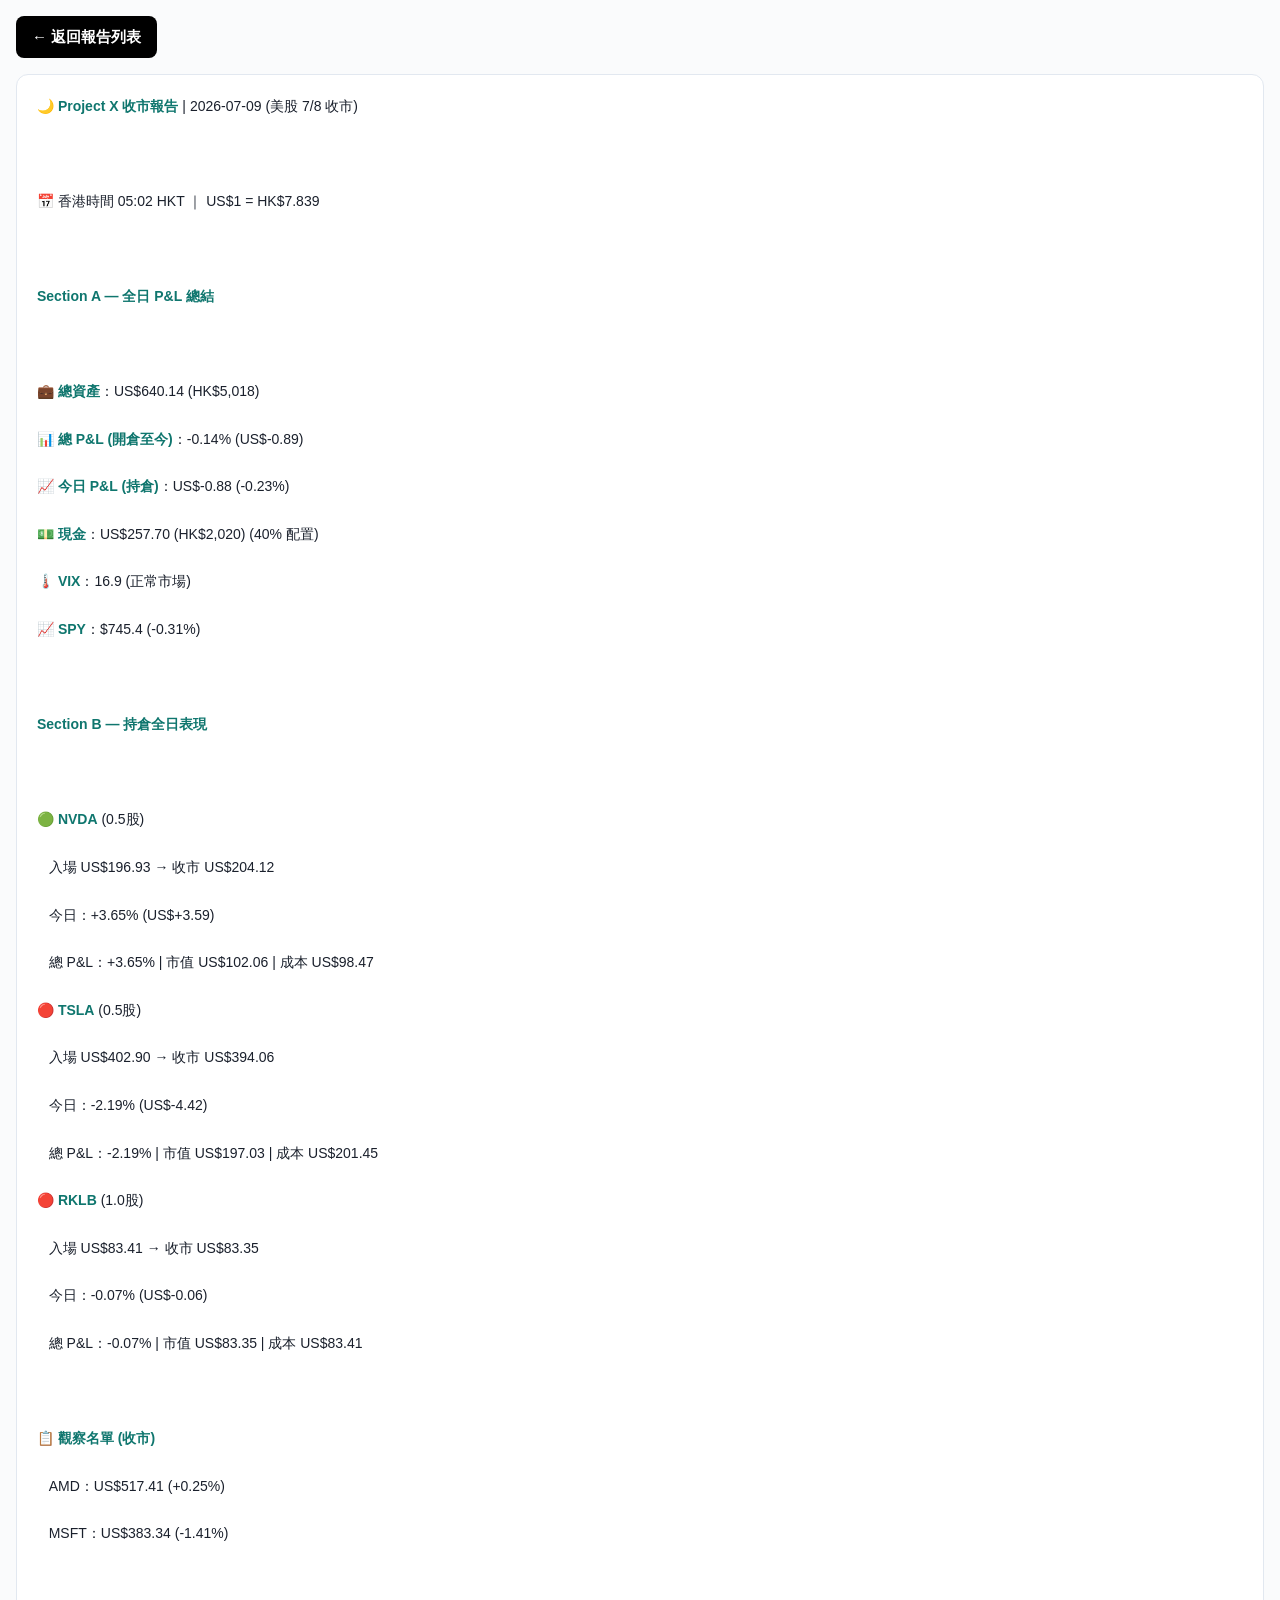
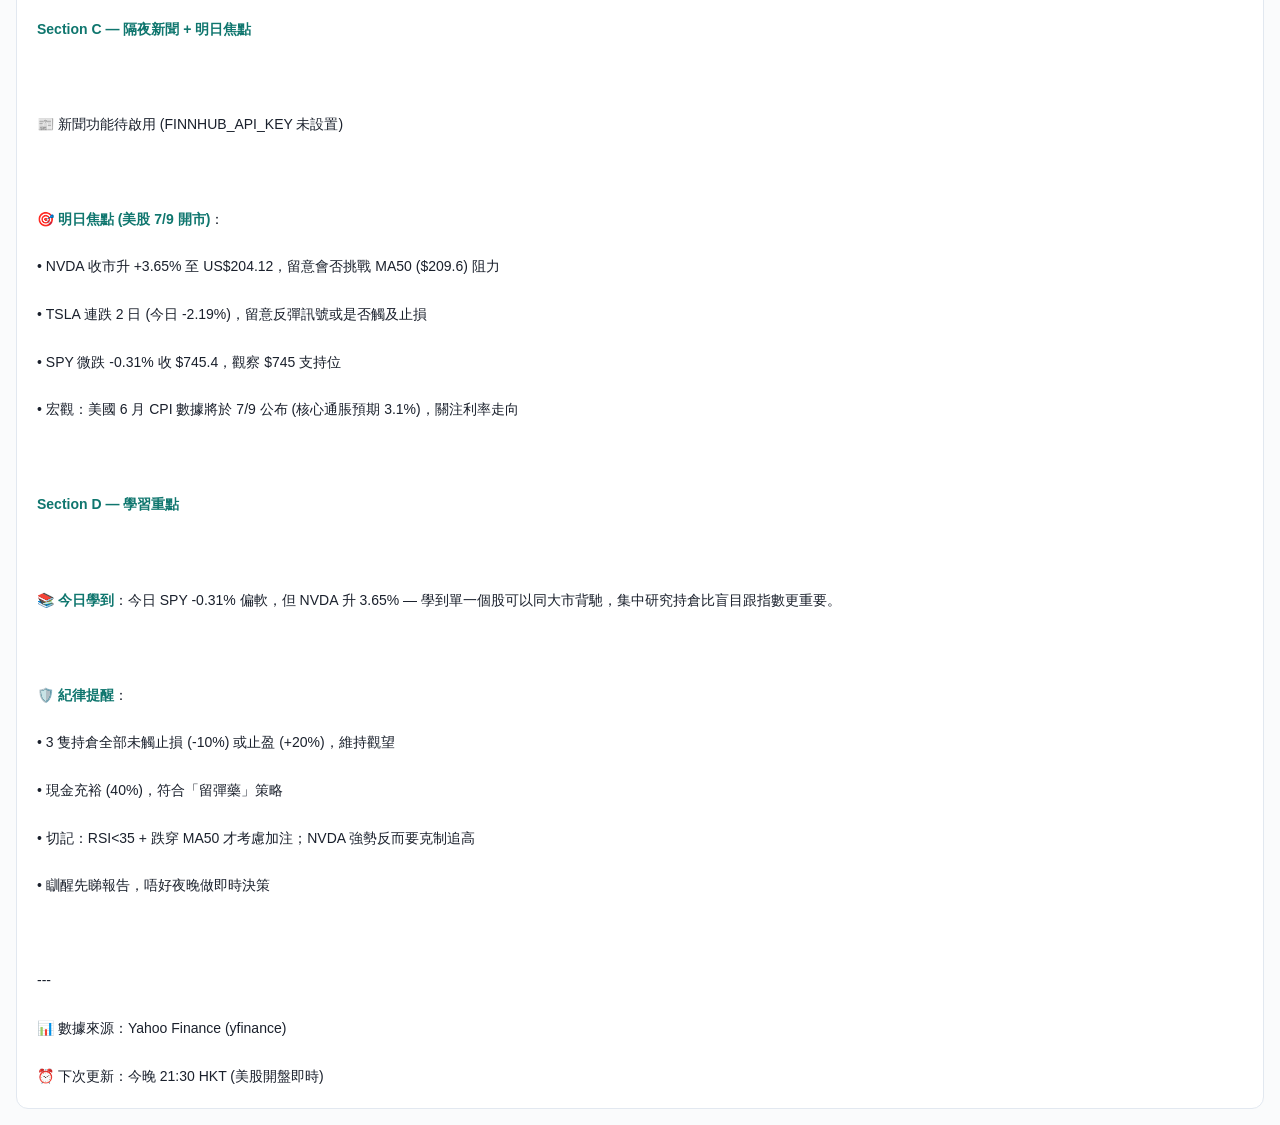
<file: data/close_report_2026-07-09.html>
<!DOCTYPE html>
<html lang="zh-HK">
<head>
<meta charset="UTF-8">
<meta name="viewport" content="width=device-width, initial-scale=1.0">
<title>收市報告 2026-07-09 - Project X 2026</title>
<link rel="stylesheet" href="../css/style.css">
<style>
  body { font-family: -apple-system, "PingFang HK", sans-serif; line-height: 1.7; background: #fafbfc; color: #1a202c; padding: 16px; }
  .back-link { display: inline-block; margin-bottom: 16px; padding: 8px 16px; background: #000; color: #fff; border-radius: 8px; text-decoration: none; font-weight: 600; }
  .md-content { background: #fff; border: 1px solid #e2e8f0; border-radius: 12px; padding: 20px; white-space: pre-wrap; font-size: 14px; }
  .md-content strong { color: #0f766e; }
</style>
</head>
<body>
<a href="../reports.html" class="back-link">← 返回報告列表</a>
<div class="md-content">🌙 <strong>Project X 收市報告</strong> | 2026-07-09 (美股 7/8 收市)<br>
<br>
📅 香港時間 05:02 HKT ｜ US$1 = HK$7.839<br>
<br>
<strong>Section A — 全日 P&L 總結</strong><br>
<br>
💼 <strong>總資產</strong>：US$640.14 (HK$5,018)<br>
📊 <strong>總 P&L (開倉至今)</strong>：-0.14% (US$-0.89)<br>
📈 <strong>今日 P&L (持倉)</strong>：US$-0.88 (-0.23%)<br>
💵 <strong>現金</strong>：US$257.70 (HK$2,020) (40% 配置)<br>
🌡️ <strong>VIX</strong>：16.9 (正常市場)<br>
📈 <strong>SPY</strong>：$745.4 (-0.31%)<br>
<br>
<strong>Section B — 持倉全日表現</strong><br>
<br>
🟢 <strong>NVDA</strong> (0.5股)<br>
   入場 US$196.93 → 收市 US$204.12<br>
   今日：+3.65% (US$+3.59)<br>
   總 P&L：+3.65% | 市值 US$102.06 | 成本 US$98.47<br>
🔴 <strong>TSLA</strong> (0.5股)<br>
   入場 US$402.90 → 收市 US$394.06<br>
   今日：-2.19% (US$-4.42)<br>
   總 P&L：-2.19% | 市值 US$197.03 | 成本 US$201.45<br>
🔴 <strong>RKLB</strong> (1.0股)<br>
   入場 US$83.41 → 收市 US$83.35<br>
   今日：-0.07% (US$-0.06)<br>
   總 P&L：-0.07% | 市值 US$83.35 | 成本 US$83.41<br>
<br>
📋 <strong>觀察名單 (收市)</strong><br>
   AMD：US$517.41 (+0.25%)<br>
   MSFT：US$383.34 (-1.41%)<br>
<br>
<strong>Section C — 隔夜新聞 + 明日焦點</strong><br>
<br>
📰 新聞功能待啟用 (FINNHUB_API_KEY 未設置)<br>
<br>
🎯 <strong>明日焦點 (美股 7/9 開市)</strong>：<br>
• NVDA 收市升 +3.65% 至 US$204.12，留意會否挑戰 MA50 ($209.6) 阻力<br>
• TSLA 連跌 2 日 (今日 -2.19%)，留意反彈訊號或是否觸及止損<br>
• SPY 微跌 -0.31% 收 $745.4，觀察 $745 支持位<br>
• 宏觀：美國 6 月 CPI 數據將於 7/9 公布 (核心通脹預期 3.1%)，關注利率走向<br>
<br>
<strong>Section D — 學習重點</strong><br>
<br>
📚 <strong>今日學到</strong>：今日 SPY -0.31% 偏軟，但 NVDA 升 3.65% — 學到單一個股可以同大市背馳，集中研究持倉比盲目跟指數更重要。<br>
<br>
🛡️ <strong>紀律提醒</strong>：<br>
• 3 隻持倉全部未觸止損 (-10%) 或止盈 (+20%)，維持觀望<br>
• 現金充裕 (40%)，符合「留彈藥」策略<br>
• 切記：RSI<35 + 跌穿 MA50 才考慮加注；NVDA 強勢反而要克制追高<br>
• 瞓醒先睇報告，唔好夜晚做即時決策<br>
<br>
---<br>
📊 數據來源：Yahoo Finance (yfinance)<br>
⏰ 下次更新：今晚 21:30 HKT (美股開盤即時)
</div>
</body>
</html>
</file>
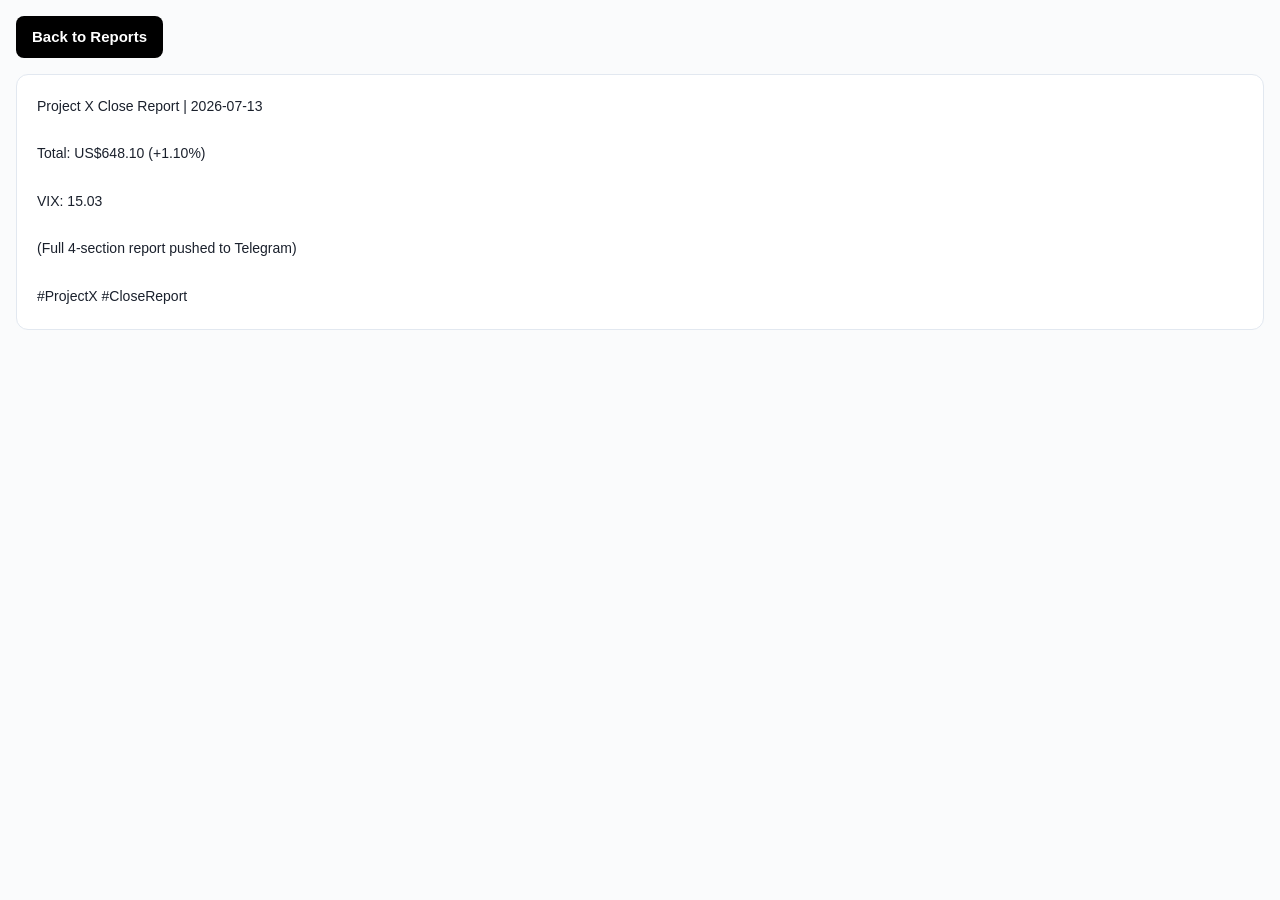
<file: data/close_report_2026-07-13.html>
<!DOCTYPE html><html lang='zh-HK'><head><meta charset='UTF-8'><meta name='viewport' content='width=device-width, initial-scale=1.0'><title>Close 2026-07-13</title><link rel='stylesheet' href='../css/style.css'><style>body{font-family:-apple-system,sans-serif;line-height:1.7;background:#fafbfc;padding:16px}.back-link{display:inline-block;margin-bottom:16px;padding:8px 16px;background:#000;color:#fff;border-radius:8px;text-decoration:none;font-weight:600}.md-content{background:#fff;border:1px solid #e2e8f0;border-radius:12px;padding:20px;white-space:pre-wrap;font-size:14px}.md-content strong{color:#0f766e}</style></head><body><a href='../reports.html' class='back-link'>Back to Reports</a><div class='md-content'>Project X Close Report | 2026-07-13<br>
Total: US$648.10 (+1.10%)<br>
VIX: 15.03<br>
(Full 4-section report pushed to Telegram)<br>
#ProjectX #CloseReport</div></body></html>
</file>
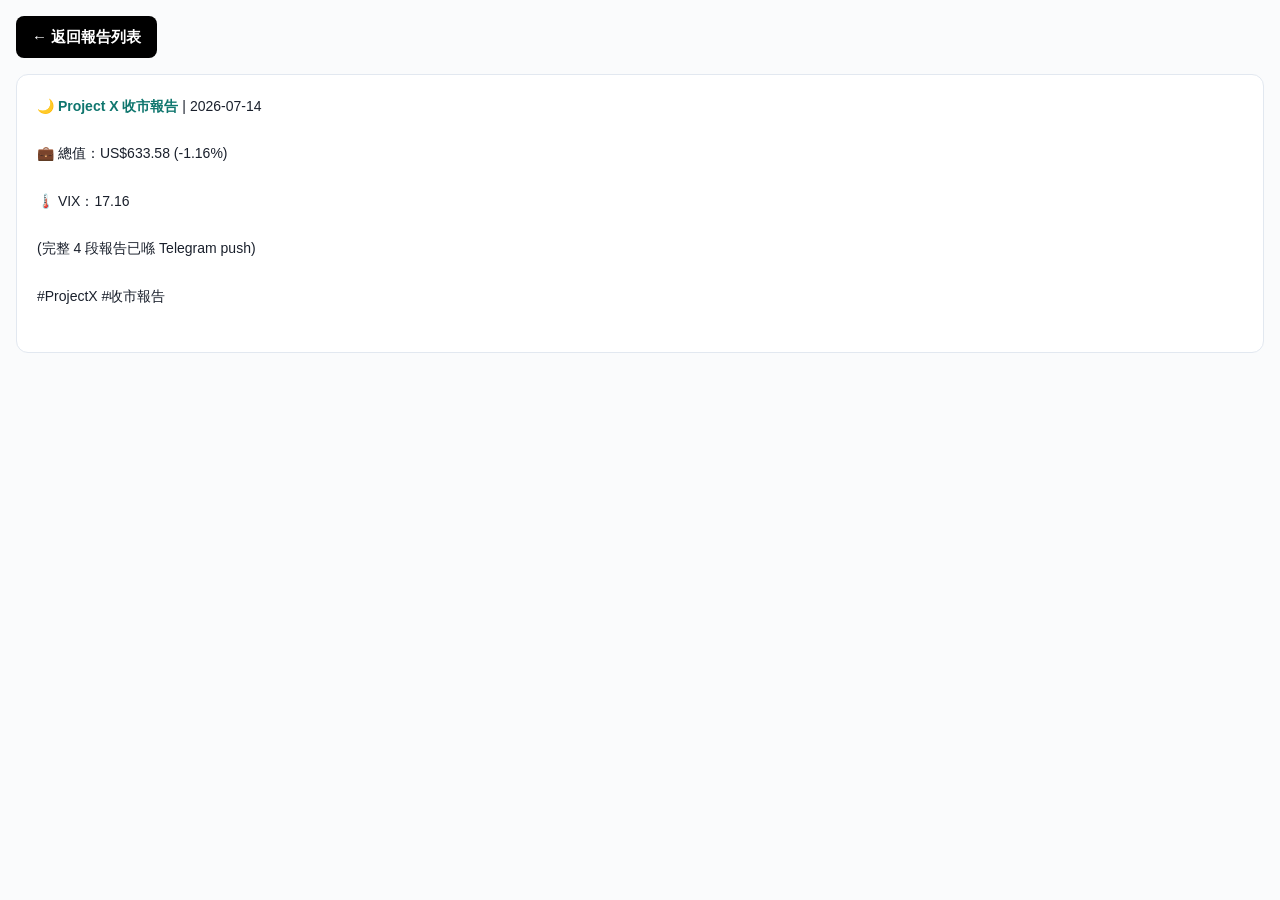
<file: data/close_report_2026-07-14.html>
<!DOCTYPE html><html lang='zh-HK'><head><meta charset='UTF-8'><meta name='viewport' content='width=device-width, initial-scale=1.0'><title>收市 2026-07-14</title><link rel='stylesheet' href='../css/style.css'><style>body{font-family:-apple-system,sans-serif;line-height:1.7;background:#fafbfc;padding:16px}.back-link{display:inline-block;margin-bottom:16px;padding:8px 16px;background:#000;color:#fff;border-radius:8px;text-decoration:none;font-weight:600}.md-content{background:#fff;border:1px solid #e2e8f0;border-radius:12px;padding:20px;white-space:pre-wrap;font-size:14px}.md-content strong{color:#0f766e}</style></head><body><a href='../reports.html' class='back-link'>← 返回報告列表</a><div class='md-content'>🌙 <strong>Project X 收市報告</strong> | 2026-07-14<br>
💼 總值：US$633.58 (-1.16%)<br>
🌡️ VIX：17.16<br>
(完整 4 段報告已喺 Telegram push)<br>
#ProjectX #收市報告<br>
</div></body></html>
</file>
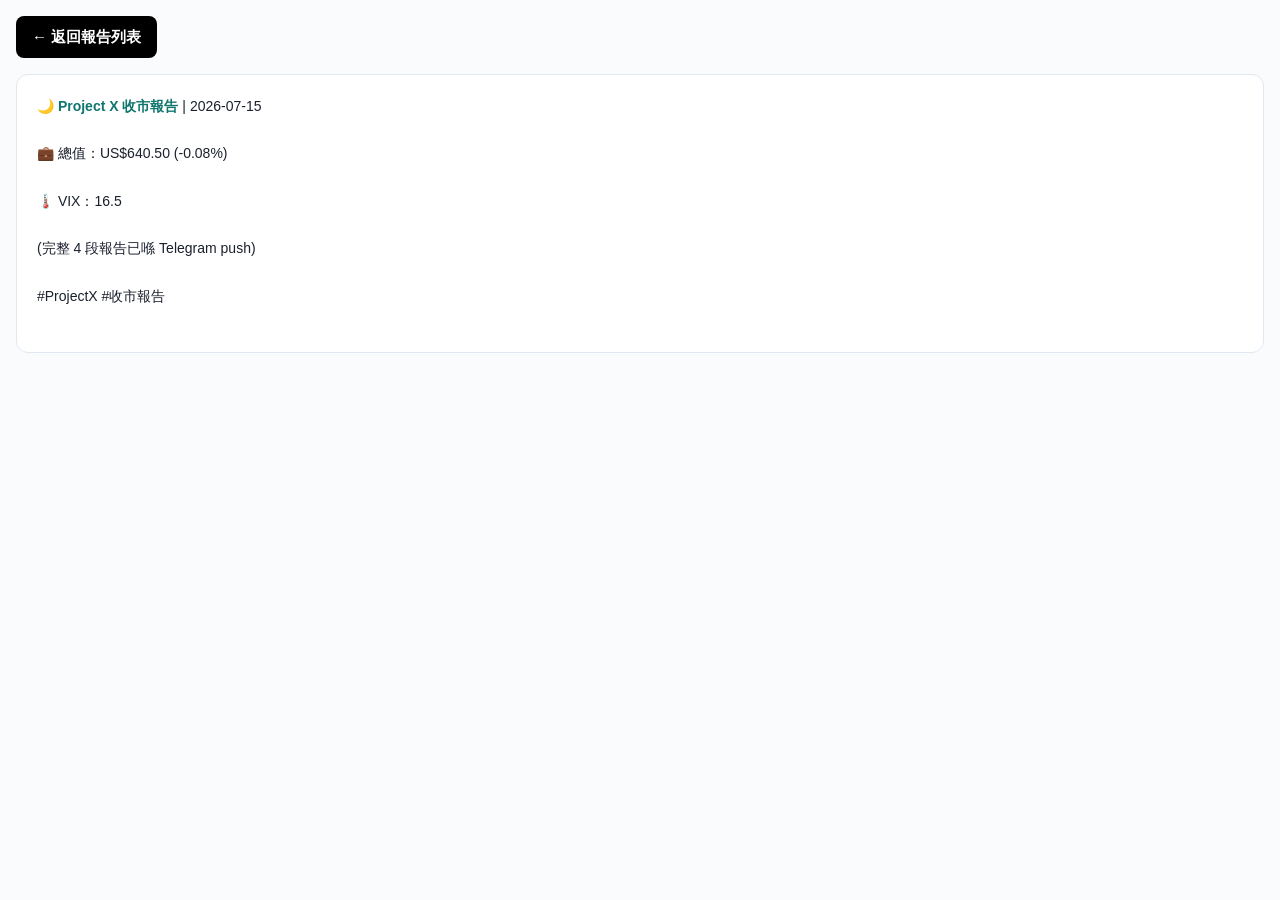
<file: data/close_report_2026-07-15.html>
<!DOCTYPE html><html lang='zh-HK'><head><meta charset='UTF-8'><meta name='viewport' content='width=device-width, initial-scale=1.0'><title>收市 2026-07-15</title><link rel='stylesheet' href='../css/style.css'><style>body{font-family:-apple-system,sans-serif;line-height:1.7;background:#fafbfc;padding:16px}.back-link{display:inline-block;margin-bottom:16px;padding:8px 16px;background:#000;color:#fff;border-radius:8px;text-decoration:none;font-weight:600}.md-content{background:#fff;border:1px solid #e2e8f0;border-radius:12px;padding:20px;white-space:pre-wrap;font-size:14px}.md-content strong{color:#0f766e}</style></head><body><a href='../reports.html' class='back-link'>← 返回報告列表</a><div class='md-content'>🌙 <strong>Project X 收市報告</strong> | 2026-07-15<br>
💼 總值：US$640.50 (-0.08%)<br>
🌡️ VIX：16.5<br>
(完整 4 段報告已喺 Telegram push)<br>
#ProjectX #收市報告<br>
</div></body></html>
</file>
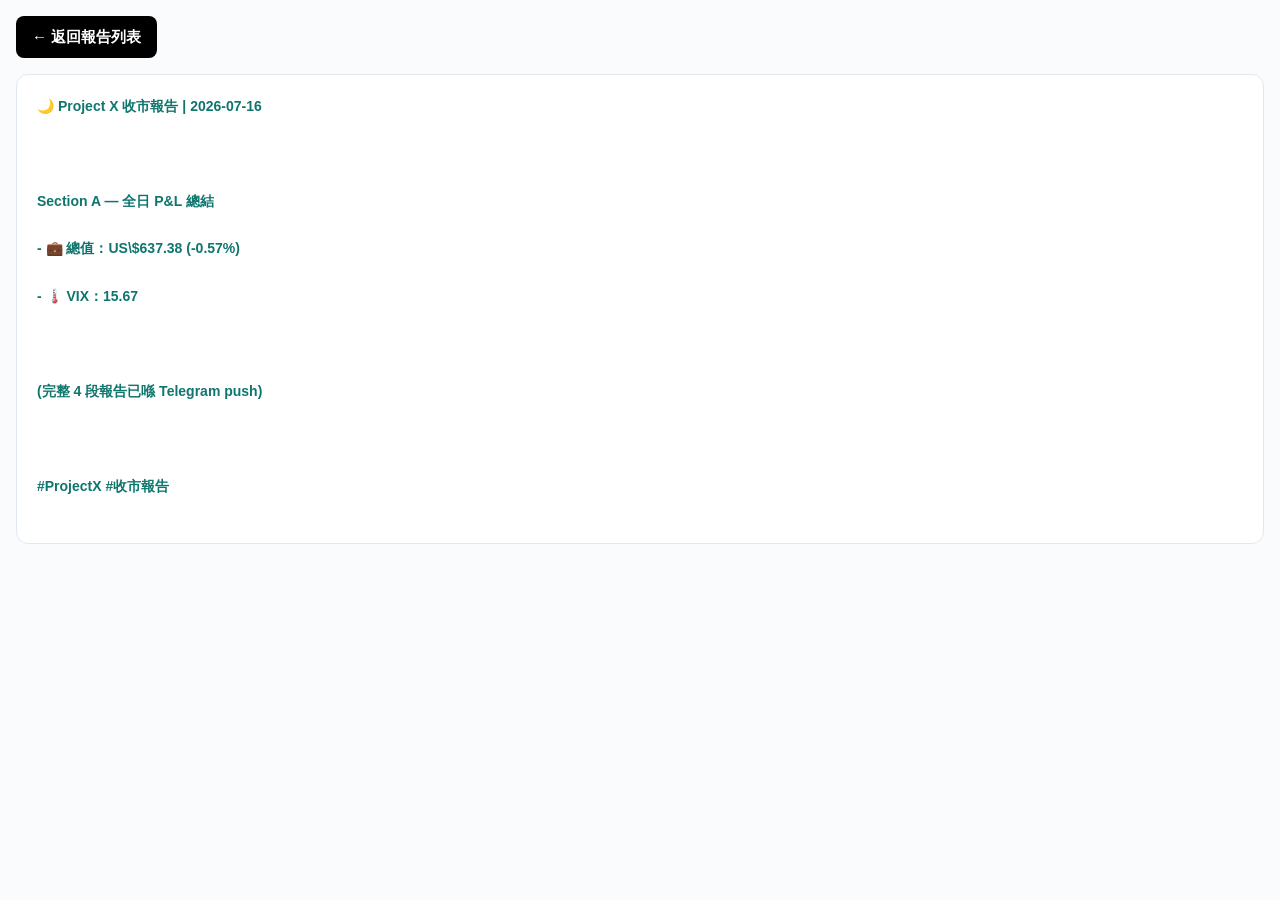
<file: data/close_report_2026-07-16.html>
<!DOCTYPE html>
<html lang="zh-HK"><head><meta charset="UTF-8"><meta name="viewport" content="width=device-width, initial-scale=1.0"><title>收市報告 2026-07-16</title><link rel="stylesheet" href="../css/style.css"><style>body{font-family:-apple-system,"PingFang HK",sans-serif;line-height:1.7;background:#fafbfc;color:#1a202c;padding:16px}.back-link{display:inline-block;margin-bottom:16px;padding:8px 16px;background:#000;color:#fff;border-radius:8px;text-decoration:none;font-weight:600}.md-content{background:#fff;border:1px solid #e2e8f0;border-radius:12px;padding:20px;white-space:pre-wrap;font-size:14px}.md-content strong{color:#0f766e}</style></head><body><a href="../reports.html" class="back-link">← 返回報告列表</a><div class="md-content">🌙 <strong>Project X 收市報告<strong> | 2026-07-16<br>
<br>
<strong>Section A — 全日 P&L 總結<strong><br>
- 💼 總值：US\$637.38 (-0.57%)<br>
- 🌡️ VIX：15.67<br>
<br>
(完整 4 段報告已喺 Telegram push)<br>
<br>
#ProjectX #收市報告<br>
</div></body></html>
</file>
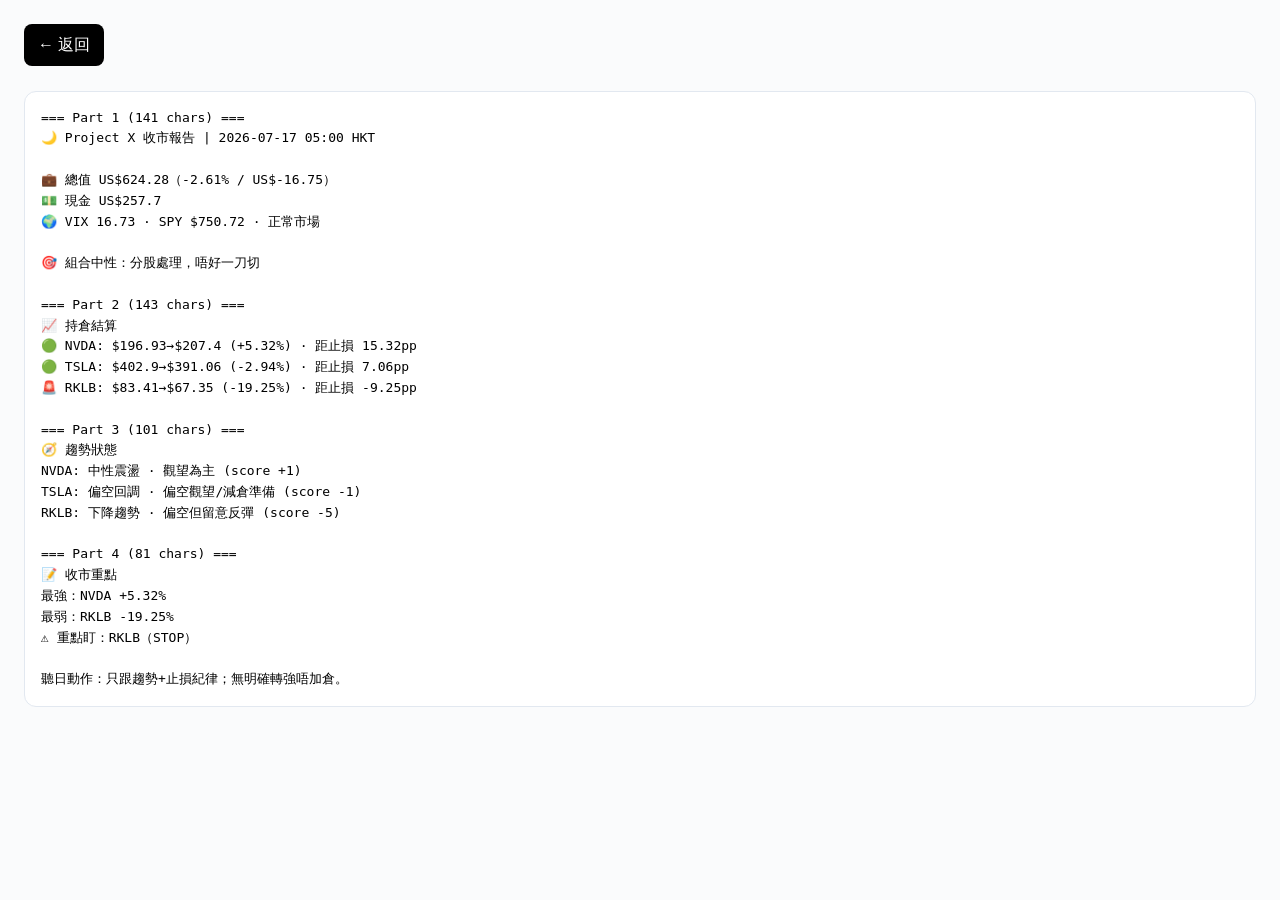
<file: data/close_report_2026-07-17.html>
<!DOCTYPE html><html lang=zh-HK><head><meta charset=UTF-8><meta name=viewport content="width=device-width,initial-scale=1"><title>收市 2026-07-17</title><style>body{font-family:-apple-system,sans-serif;padding:16px;line-height:1.6;background:#fafbfc}pre{white-space:pre-wrap;background:#fff;border:1px solid #e2e8f0;border-radius:12px;padding:16px}a{display:inline-block;margin-bottom:12px;padding:8px 14px;background:#000;color:#fff;border-radius:8px;text-decoration:none}</style></head><body><a href=../reports.html>← 返回</a><pre>
=== Part 1 (141 chars) ===
🌙 Project X 收市報告 | 2026-07-17 05:00 HKT

💼 總值 US$624.28（-2.61% / US$-16.75）
💵 現金 US$257.7
🌍 VIX 16.73 · SPY $750.72 · 正常市場

🎯 組合中性：分股處理，唔好一刀切

=== Part 2 (143 chars) ===
📈 持倉結算
🟢 NVDA: $196.93→$207.4 (+5.32%) · 距止損 15.32pp
🟢 TSLA: $402.9→$391.06 (-2.94%) · 距止損 7.06pp
🚨 RKLB: $83.41→$67.35 (-19.25%) · 距止損 -9.25pp

=== Part 3 (101 chars) ===
🧭 趨勢狀態
NVDA: 中性震盪 · 觀望為主 (score +1)
TSLA: 偏空回調 · 偏空觀望/減倉準備 (score -1)
RKLB: 下降趨勢 · 偏空但留意反彈 (score -5)

=== Part 4 (81 chars) ===
📝 收市重點
最強：NVDA +5.32%
最弱：RKLB -19.25%
⚠️ 重點盯：RKLB（STOP）

聽日動作：只跟趨勢+止損紀律；無明確轉強唔加倉。
</pre></body></html>
</file>
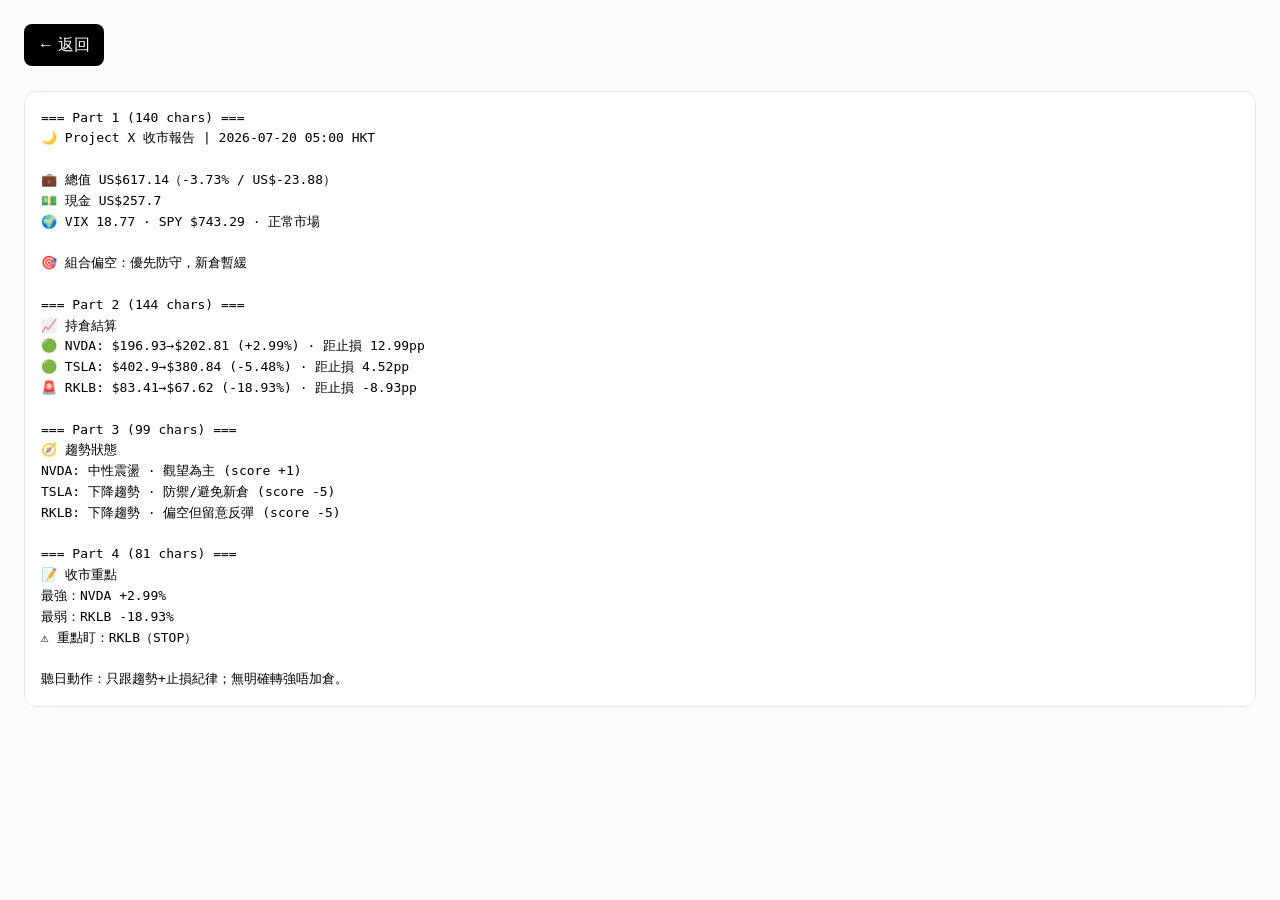
<file: data/close_report_2026-07-20.html>
<!DOCTYPE html><html lang=zh-HK><head><meta charset=UTF-8><meta name=viewport content="width=device-width,initial-scale=1"><title>收市 2026-07-20</title><style>body{font-family:-apple-system,sans-serif;padding:16px;line-height:1.6;background:#fafbfc}pre{white-space:pre-wrap;background:#fff;border:1px solid #e2e8f0;border-radius:12px;padding:16px}a{display:inline-block;margin-bottom:12px;padding:8px 14px;background:#000;color:#fff;border-radius:8px;text-decoration:none}</style></head><body><a href=../reports.html>← 返回</a><pre>
=== Part 1 (140 chars) ===
🌙 Project X 收市報告 | 2026-07-20 05:00 HKT

💼 總值 US$617.14（-3.73% / US$-23.88）
💵 現金 US$257.7
🌍 VIX 18.77 · SPY $743.29 · 正常市場

🎯 組合偏空：優先防守，新倉暫緩

=== Part 2 (144 chars) ===
📈 持倉結算
🟢 NVDA: $196.93→$202.81 (+2.99%) · 距止損 12.99pp
🟢 TSLA: $402.9→$380.84 (-5.48%) · 距止損 4.52pp
🚨 RKLB: $83.41→$67.62 (-18.93%) · 距止損 -8.93pp

=== Part 3 (99 chars) ===
🧭 趨勢狀態
NVDA: 中性震盪 · 觀望為主 (score +1)
TSLA: 下降趨勢 · 防禦/避免新倉 (score -5)
RKLB: 下降趨勢 · 偏空但留意反彈 (score -5)

=== Part 4 (81 chars) ===
📝 收市重點
最強：NVDA +2.99%
最弱：RKLB -18.93%
⚠️ 重點盯：RKLB（STOP）

聽日動作：只跟趨勢+止損紀律；無明確轉強唔加倉。
</pre></body></html>
</file>
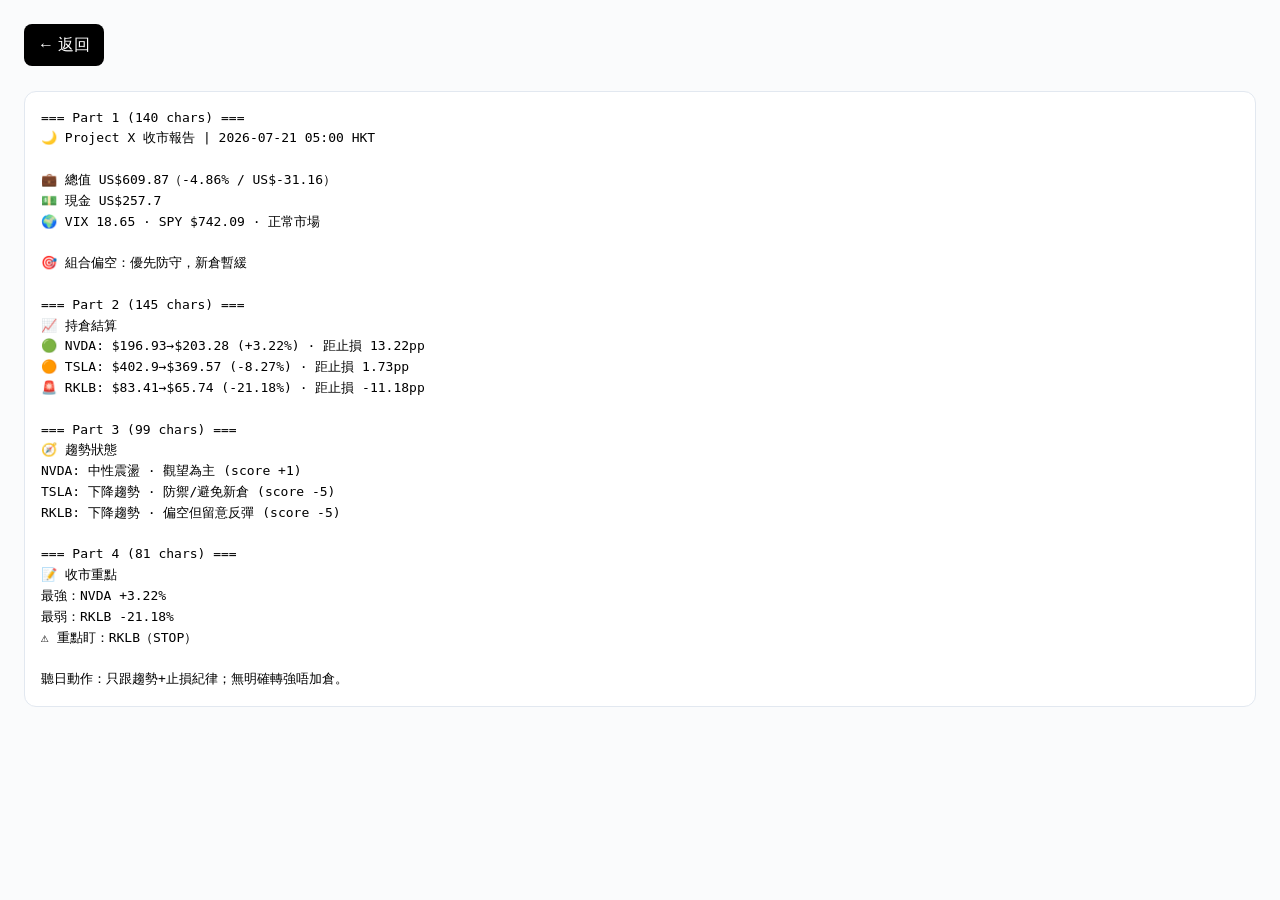
<file: data/close_report_2026-07-21.html>
<!DOCTYPE html><html lang=zh-HK><head><meta charset=UTF-8><meta name=viewport content="width=device-width,initial-scale=1"><title>收市 2026-07-21</title><style>body{font-family:-apple-system,sans-serif;padding:16px;line-height:1.6;background:#fafbfc}pre{white-space:pre-wrap;background:#fff;border:1px solid #e2e8f0;border-radius:12px;padding:16px}a{display:inline-block;margin-bottom:12px;padding:8px 14px;background:#000;color:#fff;border-radius:8px;text-decoration:none}</style></head><body><a href=../reports.html>← 返回</a><pre>
=== Part 1 (140 chars) ===
🌙 Project X 收市報告 | 2026-07-21 05:00 HKT

💼 總值 US$609.87（-4.86% / US$-31.16）
💵 現金 US$257.7
🌍 VIX 18.65 · SPY $742.09 · 正常市場

🎯 組合偏空：優先防守，新倉暫緩

=== Part 2 (145 chars) ===
📈 持倉結算
🟢 NVDA: $196.93→$203.28 (+3.22%) · 距止損 13.22pp
🟠 TSLA: $402.9→$369.57 (-8.27%) · 距止損 1.73pp
🚨 RKLB: $83.41→$65.74 (-21.18%) · 距止損 -11.18pp

=== Part 3 (99 chars) ===
🧭 趨勢狀態
NVDA: 中性震盪 · 觀望為主 (score +1)
TSLA: 下降趨勢 · 防禦/避免新倉 (score -5)
RKLB: 下降趨勢 · 偏空但留意反彈 (score -5)

=== Part 4 (81 chars) ===
📝 收市重點
最強：NVDA +3.22%
最弱：RKLB -21.18%
⚠️ 重點盯：RKLB（STOP）

聽日動作：只跟趨勢+止損紀律；無明確轉強唔加倉。
</pre></body></html>
</file>
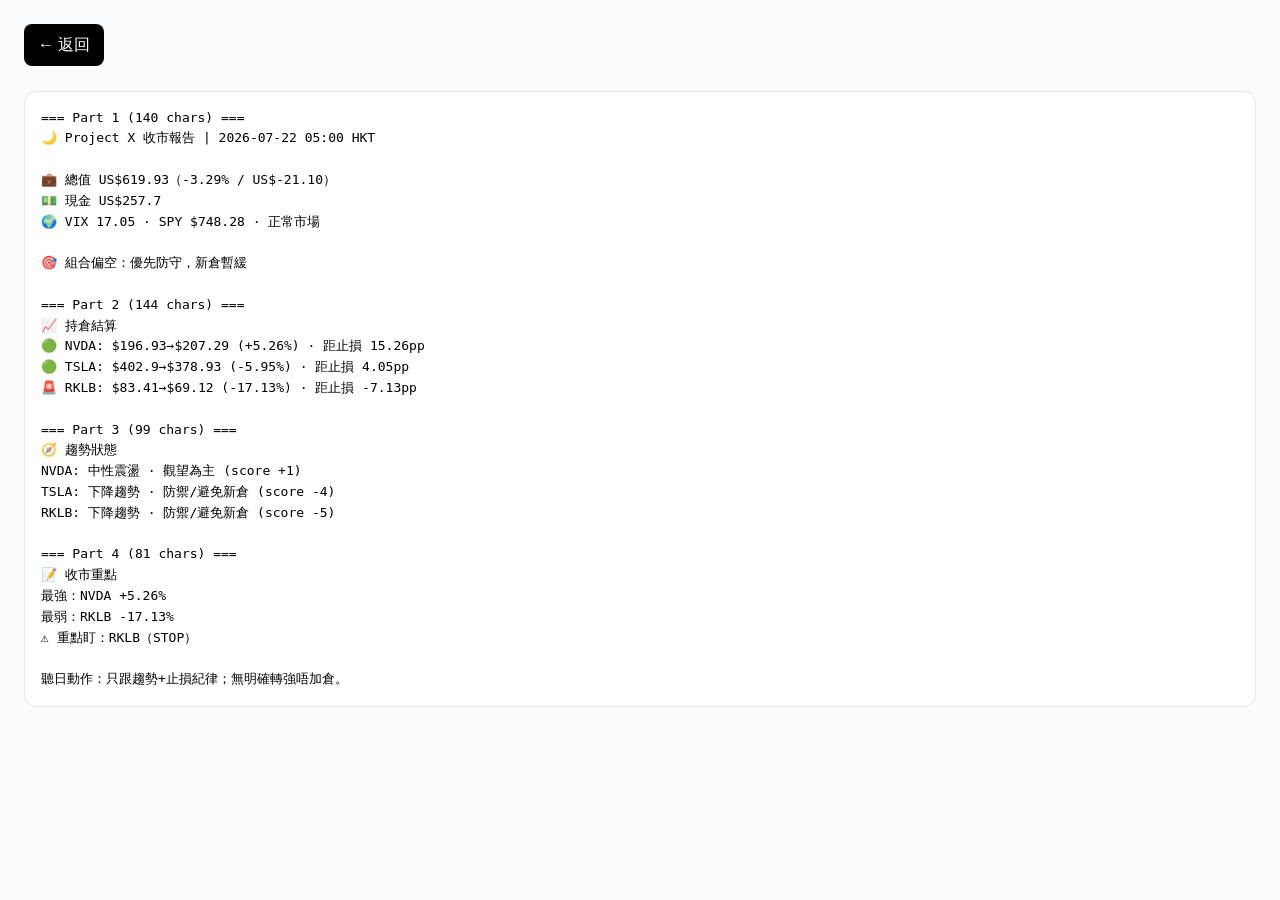
<file: data/close_report_2026-07-22.html>
<!DOCTYPE html><html lang=zh-HK><head><meta charset=UTF-8><meta name=viewport content="width=device-width,initial-scale=1"><title>收市 2026-07-22</title><style>body{font-family:-apple-system,sans-serif;padding:16px;line-height:1.6;background:#fafbfc}pre{white-space:pre-wrap;background:#fff;border:1px solid #e2e8f0;border-radius:12px;padding:16px}a{display:inline-block;margin-bottom:12px;padding:8px 14px;background:#000;color:#fff;border-radius:8px;text-decoration:none}</style></head><body><a href=../reports.html>← 返回</a><pre>
=== Part 1 (140 chars) ===
🌙 Project X 收市報告 | 2026-07-22 05:00 HKT

💼 總值 US$619.93（-3.29% / US$-21.10）
💵 現金 US$257.7
🌍 VIX 17.05 · SPY $748.28 · 正常市場

🎯 組合偏空：優先防守，新倉暫緩

=== Part 2 (144 chars) ===
📈 持倉結算
🟢 NVDA: $196.93→$207.29 (+5.26%) · 距止損 15.26pp
🟢 TSLA: $402.9→$378.93 (-5.95%) · 距止損 4.05pp
🚨 RKLB: $83.41→$69.12 (-17.13%) · 距止損 -7.13pp

=== Part 3 (99 chars) ===
🧭 趨勢狀態
NVDA: 中性震盪 · 觀望為主 (score +1)
TSLA: 下降趨勢 · 防禦/避免新倉 (score -4)
RKLB: 下降趨勢 · 防禦/避免新倉 (score -5)

=== Part 4 (81 chars) ===
📝 收市重點
最強：NVDA +5.26%
最弱：RKLB -17.13%
⚠️ 重點盯：RKLB（STOP）

聽日動作：只跟趨勢+止損紀律；無明確轉強唔加倉。
</pre></body></html>
</file>
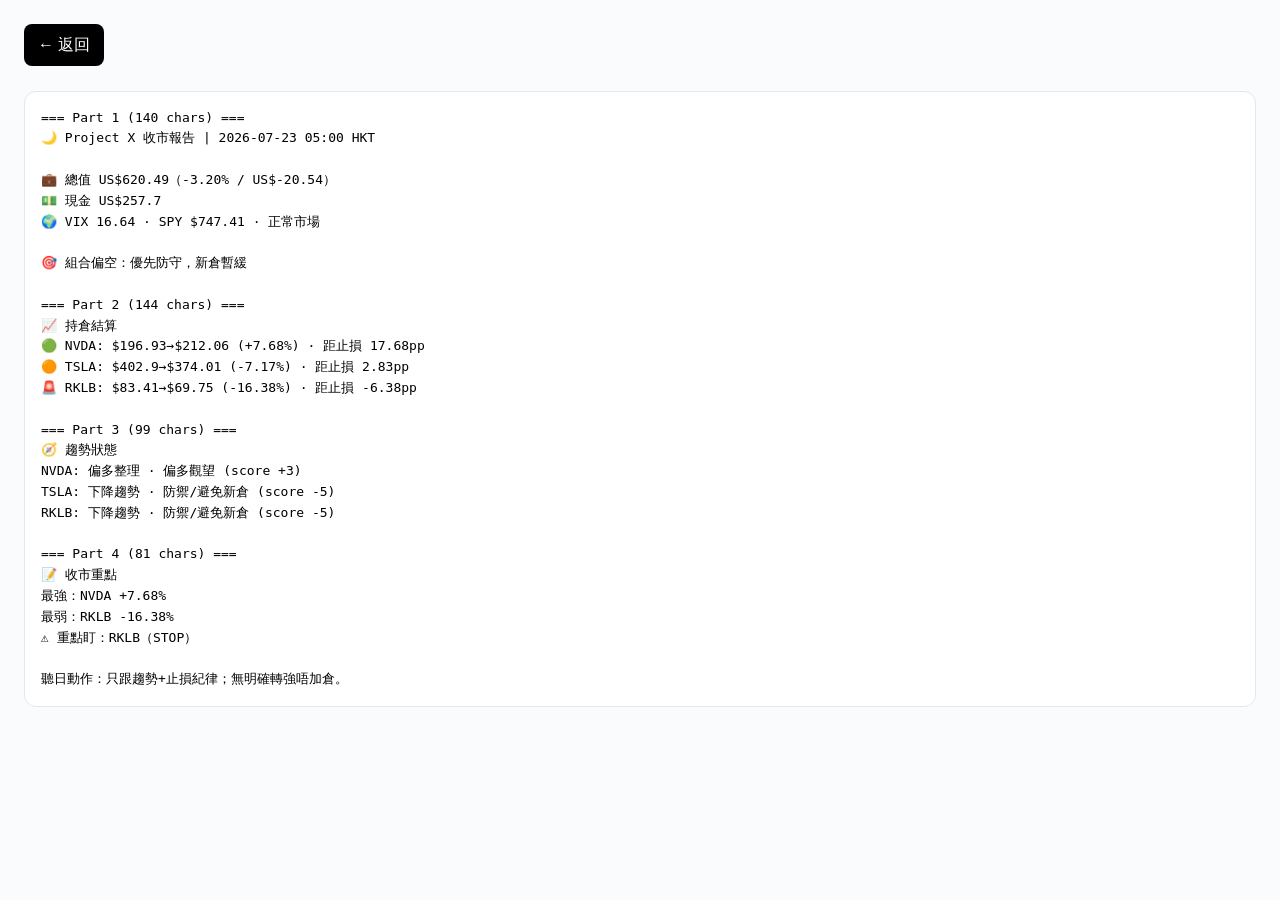
<file: data/close_report_2026-07-23.html>
<!DOCTYPE html><html lang=zh-HK><head><meta charset=UTF-8><meta name=viewport content="width=device-width,initial-scale=1"><title>收市 2026-07-23</title><style>body{font-family:-apple-system,sans-serif;padding:16px;line-height:1.6;background:#fafbfc}pre{white-space:pre-wrap;background:#fff;border:1px solid #e2e8f0;border-radius:12px;padding:16px}a{display:inline-block;margin-bottom:12px;padding:8px 14px;background:#000;color:#fff;border-radius:8px;text-decoration:none}</style></head><body><a href=../reports.html>← 返回</a><pre>
=== Part 1 (140 chars) ===
🌙 Project X 收市報告 | 2026-07-23 05:00 HKT

💼 總值 US$620.49（-3.20% / US$-20.54）
💵 現金 US$257.7
🌍 VIX 16.64 · SPY $747.41 · 正常市場

🎯 組合偏空：優先防守，新倉暫緩

=== Part 2 (144 chars) ===
📈 持倉結算
🟢 NVDA: $196.93→$212.06 (+7.68%) · 距止損 17.68pp
🟠 TSLA: $402.9→$374.01 (-7.17%) · 距止損 2.83pp
🚨 RKLB: $83.41→$69.75 (-16.38%) · 距止損 -6.38pp

=== Part 3 (99 chars) ===
🧭 趨勢狀態
NVDA: 偏多整理 · 偏多觀望 (score +3)
TSLA: 下降趨勢 · 防禦/避免新倉 (score -5)
RKLB: 下降趨勢 · 防禦/避免新倉 (score -5)

=== Part 4 (81 chars) ===
📝 收市重點
最強：NVDA +7.68%
最弱：RKLB -16.38%
⚠️ 重點盯：RKLB（STOP）

聽日動作：只跟趨勢+止損紀律；無明確轉強唔加倉。
</pre></body></html>
</file>
<file: css/style.css>
/* Project X 2026 - 淺色主題 mobile-first */
:root {
  --bg: #fafbfc;
  --bg-card: #ffffff;
  --bg-soft: #f1f4f8;
  --text: #1a202c;
  --text-soft: #4a5568;
  --text-mute: #718096;
  --border: #e2e8f0;
  --accent: #0f766e;
  --accent-soft: #d1fae5;
  --buy: #059669;
  --buy-soft: #d1fae5;
  --sell: #dc2626;
  --sell-soft: #fee2e2;
  --warn: #d97706;
  --warn-soft: #fef3c7;
  --neutral: #6366f1;
  --neutral-soft: #e0e7ff;
  --shadow: 0 1px 3px rgba(0,0,0,0.06), 0 1px 2px rgba(0,0,0,0.04);
  --shadow-hover: 0 4px 12px rgba(0,0,0,0.08);
  --radius: 12px;
  --radius-sm: 8px;
}

* { box-sizing: border-box; margin: 0; padding: 0; }

html { font-size: 16px; -webkit-text-size-adjust: 100%; }
body {
  font-family: -apple-system, BlinkMacSystemFont, "PingFang HK", "Microsoft JhengHei", "Noto Sans TC", sans-serif;
  background: var(--bg);
  color: var(--text);
  line-height: 1.55;
  font-size: 15px;
  -webkit-font-smoothing: antialiased;
}

a { color: var(--accent); text-decoration: none; }
a:hover { text-decoration: underline; }

/* ===== Header ===== */
header {
  background: var(--bg-card);
  border-bottom: 1px solid var(--border);
  position: sticky;
  top: 0;
  z-index: 100;
  box-shadow: var(--shadow);
}
.header-inner {
  max-width: 960px;
  margin: 0 auto;
  padding: 12px 16px;
  display: flex;
  justify-content: space-between;
  align-items: center;
  flex-wrap: wrap;
  gap: 8px;
}
.logo {
  font-size: 18px;
  font-weight: 700;
  color: var(--accent);
  display: flex;
  align-items: center;
  gap: 8px;
}
.logo-icon {
  width: 28px; height: 28px;
  background: var(--accent);
  color: white;
  border-radius: 8px;
  display: inline-flex;
  align-items: center;
  justify-content: center;
  font-size: 14px;
}
.logo-icon-svg {
  width: 28px;
  height: 28px;
  flex-shrink: 0;
}
.update-time {
  font-size: 12px;
  color: var(--text-mute);
}

/* ===== Nav Tabs ===== */
nav {
  background: var(--bg-card);
  border-bottom: 1px solid var(--border);
  position: sticky;
  top: 56px;
  z-index: 99;
  overflow-x: auto;
  -webkit-overflow-scrolling: touch;
}
nav::-webkit-scrollbar { display: none; }
.nav-inner {
  max-width: 960px;
  margin: 0 auto;
  padding: 0 8px;
  display: flex;
  gap: 4px;
}
.nav-link {
  padding: 12px 14px;
  color: var(--text-soft);
  font-size: 14px;
  font-weight: 500;
  white-space: nowrap;
  border-bottom: 2px solid transparent;
  transition: all 0.15s;
  display: flex;
  align-items: center;
  gap: 6px;
}
.nav-link:hover { color: var(--accent); text-decoration: none; }
.nav-link.active {
  color: var(--accent);
  border-bottom-color: var(--accent);
}
.nav-icon { font-size: 16px; }

/* ===== Main ===== */
main {
  max-width: 960px;
  margin: 0 auto;
  padding: 16px;
}

/* ===== Card ===== */
.card {
  background: var(--bg-card);
  border-radius: var(--radius);
  border: 1px solid var(--border);
  padding: 16px;
  margin-bottom: 14px;
  box-shadow: var(--shadow);
}
.card h2 {
  font-size: 16px;
  font-weight: 600;
  margin-bottom: 12px;
  color: var(--text);
  display: flex;
  align-items: center;
  gap: 8px;
}
.card h3 {
  font-size: 14px;
  font-weight: 600;
  margin-bottom: 8px;
  color: var(--text-soft);
}
.card-soft {
  background: var(--bg-soft);
  border: none;
  box-shadow: none;
}

/* ===== Signal pill ===== */
.signal {
  display: inline-block;
  padding: 4px 10px;
  border-radius: 999px;
  font-size: 12px;
  font-weight: 600;
}
.signal-buy { background: var(--buy-soft); color: var(--buy); }
.signal-sell { background: var(--sell-soft); color: var(--sell); }
.signal-warn { background: var(--warn-soft); color: var(--warn); }
.signal-hold { background: var(--neutral-soft); color: var(--neutral); }
.signal-na { background: var(--bg-soft); color: var(--text-mute); }

/* ===== Stats grid ===== */
.stats {
  display: grid;
  grid-template-columns: repeat(2, 1fr);
  gap: 10px;
  margin-bottom: 14px;
}
.stat {
  background: var(--bg-card);
  border-radius: var(--radius-sm);
  padding: 12px;
  border: 1px solid var(--border);
}
.stat-label {
  font-size: 11px;
  color: var(--text-mute);
  text-transform: uppercase;
  letter-spacing: 0.4px;
}
.stat-value {
  font-size: 18px;
  font-weight: 700;
  margin-top: 4px;
  color: var(--text);
}
.stat-value.up { color: var(--buy); }
.stat-value.down { color: var(--sell); }

/* ===== Stock card ===== */
.stock-card {
  border-left: 4px solid var(--border);
  padding-left: 12px;
  margin-bottom: 16px;
}
.stock-card.buy { border-left-color: var(--buy); }
.stock-card.sell { border-left-color: var(--sell); }
.stock-card.warn { border-left-color: var(--warn); }
.stock-card.hold { border-left-color: var(--neutral); }
.stock-header {
  display: flex;
  justify-content: space-between;
  align-items: center;
  flex-wrap: wrap;
  gap: 8px;
  margin-bottom: 8px;
}
.stock-ticker {
  font-size: 18px;
  font-weight: 700;
}
.stock-price {
  font-size: 16px;
  font-weight: 600;
}
.stock-change {
  font-size: 13px;
  margin-left: 6px;
}
.stock-change.up { color: var(--buy); }
.stock-change.down { color: var(--sell); }

/* ===== Indicator row ===== */
.indicators {
  display: grid;
  grid-template-columns: repeat(2, 1fr);
  gap: 8px;
  margin: 12px 0;
}
.indicator {
  background: var(--bg-soft);
  padding: 8px 10px;
  border-radius: var(--radius-sm);
}
.indicator-label {
  font-size: 11px;
  color: var(--text-mute);
}
.indicator-value {
  font-size: 14px;
  font-weight: 600;
  margin-top: 2px;
}

/* ===== Reasoning block ===== */
.reason-block {
  background: var(--accent-soft);
  border-radius: var(--radius-sm);
  padding: 10px 12px;
  margin: 8px 0;
  font-size: 14px;
  border-left: 3px solid var(--accent);
}
.reason-block.why-buy {
  background: var(--buy-soft);
  border-left-color: var(--buy);
}
.reason-block.why-sell {
  background: var(--sell-soft);
  border-left-color: var(--sell);
}
.reason-block h4 {
  font-size: 12px;
  font-weight: 700;
  text-transform: uppercase;
  letter-spacing: 0.3px;
  margin-bottom: 4px;
  display: flex;
  align-items: center;
  gap: 4px;
}

/* ===== Price target ===== */
.price-target {
  display: grid;
  grid-template-columns: 1fr 1fr;
  gap: 8px;
  margin: 10px 0;
}
.target {
  padding: 8px 10px;
  border-radius: var(--radius-sm);
  font-size: 13px;
}
.target-sl {
  background: var(--sell-soft);
  color: var(--sell);
}
.target-tp {
  background: var(--buy-soft);
  color: var(--buy);
}
.target-label {
  font-size: 11px;
  opacity: 0.8;
}

/* ===== Tip card ===== */
.tip {
  background: var(--warn-soft);
  border-radius: var(--radius-sm);
  padding: 10px 12px;
  margin: 10px 0;
  font-size: 13px;
  border-left: 3px solid var(--warn);
}
.tip-icon { margin-right: 6px; }

/* ===== Term explanation ===== */
.term {
  border-bottom: 1px dashed var(--text-mute);
  cursor: help;
  position: relative;
}
.term[data-tooltip]:hover::after {
  content: attr(data-tooltip);
  position: absolute;
  bottom: 100%;
  left: 50%;
  transform: translateX(-50%);
  background: var(--text);
  color: var(--bg-card);
  padding: 6px 10px;
  border-radius: 6px;
  font-size: 12px;
  white-space: pre-wrap;
  max-width: 240px;
  z-index: 1000;
  box-shadow: var(--shadow-hover);
}

/* ===== Portfolio ===== */
.position-row {
  display: grid;
  grid-template-columns: 1fr auto;
  align-items: center;
  padding: 10px 0;
  border-bottom: 1px solid var(--border);
  font-size: 14px;
}
.position-row:last-child { border-bottom: none; }
.position-detail {
  font-size: 12px;
  color: var(--text-mute);
  margin-top: 2px;
}

/* ===== Chart ===== */
.chart-container {
  position: relative;
  height: 280px;
  margin: 12px 0;
}
.chart-container-sm {
  height: 180px;
}

/* ===== News ===== */
.news-item {
  padding: 12px 0;
  border-bottom: 1px solid var(--border);
}
.news-item:last-child { border-bottom: none; }
.news-source {
  font-size: 11px;
  color: var(--text-mute);
  margin-bottom: 4px;
  text-transform: uppercase;
}
.news-title {
  font-size: 14px;
  font-weight: 500;
  color: var(--text);
}
.news-title:hover { color: var(--accent); }
.news-time {
  font-size: 11px;
  color: var(--text-mute);
  margin-top: 4px;
}

/* ===== Term glossary ===== */
.glossary-item {
  margin-bottom: 16px;
}
.glossary-term {
  font-weight: 600;
  color: var(--accent);
  font-size: 15px;
  margin-bottom: 4px;
}
.glossary-def {
  font-size: 14px;
  color: var(--text-soft);
  line-height: 1.6;
}

/* ===== Step list ===== */
.steps {
  counter-reset: step;
  list-style: none;
  margin: 8px 0;
}
.steps li {
  counter-increment: step;
  padding: 8px 0 8px 32px;
  position: relative;
  font-size: 14px;
}
.steps li::before {
  content: counter(step);
  position: absolute;
  left: 0;
  top: 8px;
  width: 22px;
  height: 22px;
  background: var(--accent);
  color: white;
  border-radius: 50%;
  font-size: 12px;
  font-weight: 700;
  display: flex;
  align-items: center;
  justify-content: center;
}

/* ===== Badge ===== */
.badge {
  display: inline-block;
  padding: 2px 8px;
  border-radius: 4px;
  font-size: 11px;
  font-weight: 600;
  background: var(--bg-soft);
  color: var(--text-soft);
  margin-right: 4px;
}
.badge-buy { background: var(--buy-soft); color: var(--buy); }
.badge-sell { background: var(--sell-soft); color: var(--sell); }

/* ===== Footer ===== */
footer {
  text-align: center;
  padding: 24px 16px;
  color: var(--text-mute);
  font-size: 12px;
  border-top: 1px solid var(--border);
  margin-top: 24px;
}

/* ===== Empty / Loading ===== */
.loading {
  text-align: center;
  padding: 32px;
  color: var(--text-mute);
  font-size: 14px;
}
.empty {
  text-align: center;
  padding: 24px;
  color: var(--text-mute);
  font-size: 14px;
}

/* ===== Mobile responsive ===== */
@media (max-width: 600px) {
  main { padding: 12px; }
  .header-inner { padding: 10px 12px; }
  .logo { font-size: 16px; }
  .card { padding: 14px; }
  .stats { grid-template-columns: repeat(2, 1fr); gap: 8px; }
  .stat-value { font-size: 16px; }
  .stock-ticker { font-size: 16px; }
  .stock-price { font-size: 15px; }
  .indicators { grid-template-columns: 1fr; }
  .price-target { grid-template-columns: 1fr; }
}

@media (min-width: 768px) {
  .stats { grid-template-columns: repeat(4, 1fr); }
  .indicators { grid-template-columns: repeat(4, 1fr); }
  .price-target { grid-template-columns: 1fr 1fr; }
}
</file>
